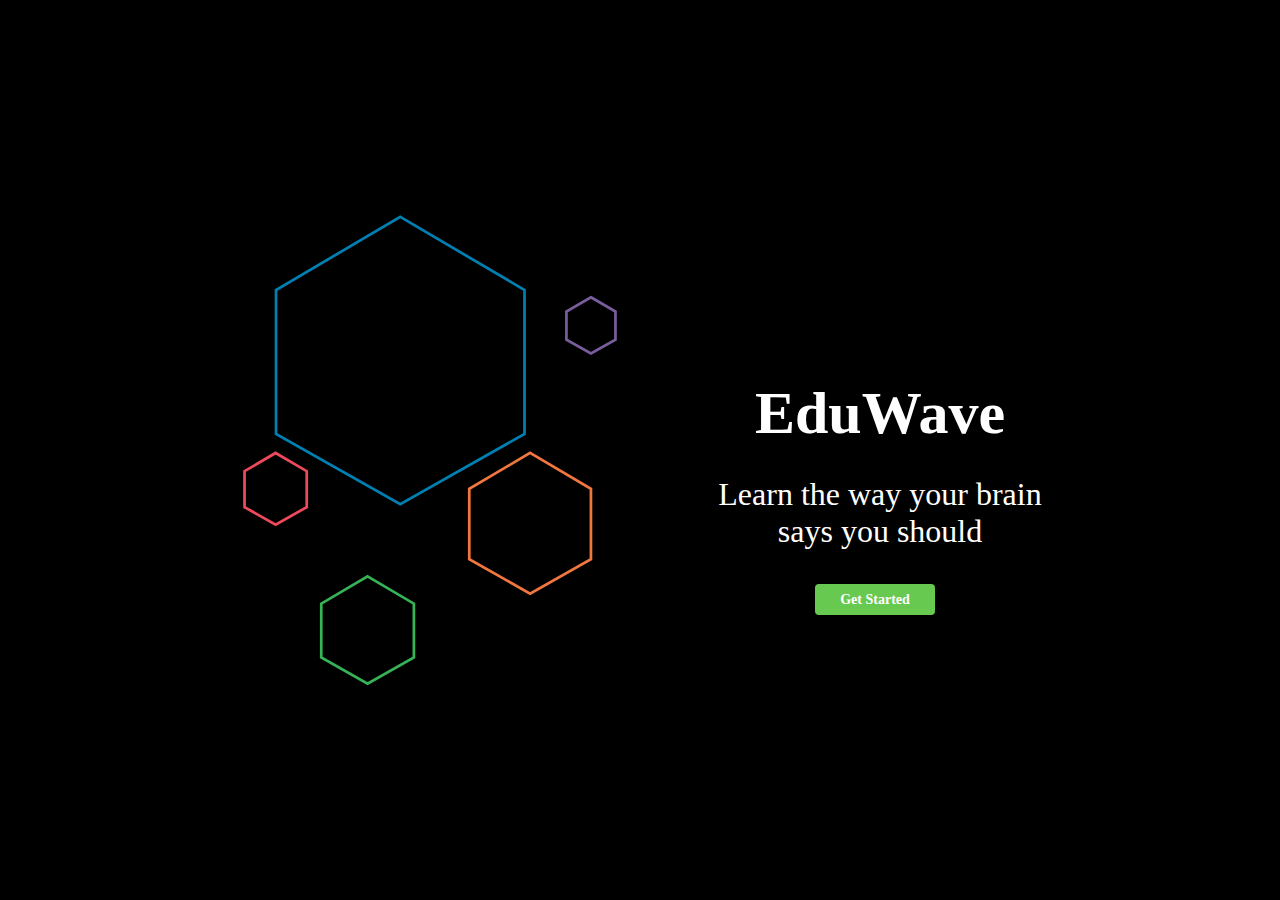
<file: frontend/index.html>
<!DOCTYPE html><html lang='en' class=''>
<head>
<script src='//static.codepen.io/assets/editor/live/console_runner-ce3034e6bde3912cc25f83cccb7caa2b0f976196f2f2d52303a462c826d54a73.js'></script><script src='//static.codepen.io/assets/editor/live/css_reload-2a5c7ad0fe826f66e054c6020c99c1e1c63210256b6ba07eb41d7a4cb0d0adab.js'></script><meta charset='UTF-8'><meta name="robots" content="noindex"><link rel="shortcut icon" type="image/x-icon" href="//static.codepen.io/assets/favicon/favicon-8ea04875e70c4b0bb41da869e81236e54394d63638a1ef12fa558a4a835f1164.ico" /><link rel="mask-icon" type="" href="//static.codepen.io/assets/favicon/logo-pin-f2d2b6d2c61838f7e76325261b7195c27224080bc099486ddd6dccb469b8e8e6.svg" color="#111" /><link rel="canonical" href="https://codepen.io/nishanthbhargav/pen/LkOmmw" />

<link rel="stylesheet" href="css/index.css">
</head>

<body>

<svg width="380px" height="500px" viewBox="0 0 837 1045" version="1.1" xmlns="http://www.w3.org/2000/svg" xmlns:xlink="http://www.w3.org/1999/xlink" xmlns:sketch="http://www.bohemiancoding.com/sketch/ns">
    <g id="Page-1" stroke="none" stroke-width="1" fill="none" fill-rule="evenodd" sketch:type="MSPage">
        <path d="M353,9 L626.664028,170 L626.664028,487 L353,642 L79.3359724,487 L79.3359724,170 L353,9 Z" id="Polygon-1" stroke="#007FB2" stroke-width="6" sketch:type="MSShapeGroup"></path>
        <path d="M78.5,529 L147,569.186414 L147,648.311216 L78.5,687 L10,648.311216 L10,569.186414 L78.5,529 Z" id="Polygon-2" stroke="#EF4A5B" stroke-width="6" sketch:type="MSShapeGroup"></path>
        <path d="M773,186 L827,217.538705 L827,279.636651 L773,310 L719,279.636651 L719,217.538705 L773,186 Z" id="Polygon-3" stroke="#795D9C" stroke-width="6" sketch:type="MSShapeGroup"></path>
        <path d="M639,529 L773,607.846761 L773,763.091627 L639,839 L505,763.091627 L505,607.846761 L639,529 Z" id="Polygon-4" stroke="#F2773F" stroke-width="6" sketch:type="MSShapeGroup"></path>
        <path d="M281,801 L383,861.025276 L383,979.21169 L281,1037 L179,979.21169 L179,861.025276 L281,801 Z" id="Polygon-5" stroke="#36B455" stroke-width="6" sketch:type="MSShapeGroup"></path>
    </g>
</svg>
<div class="message-box">
  <h1>EduWave</h1>
  <p><font size="6">Learn the way your brain says you should</font></p>
  <div class="buttons-con">
    <div class="action-link-wrap">
      <a href="introduction.html" class="link-button">Get Started</a>
    </div>
  </div>
</div>

</body>
</html>
</file>
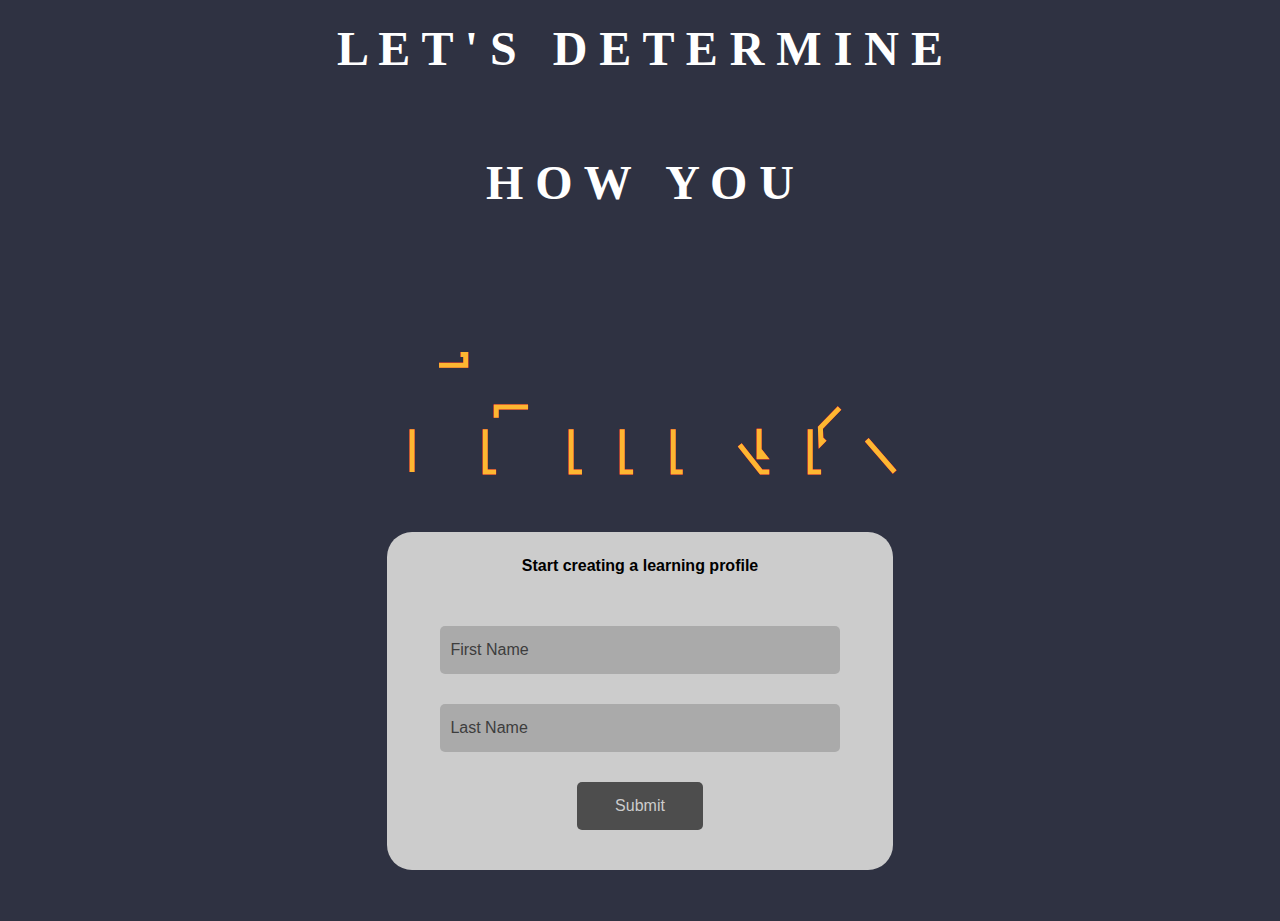
<file: frontend/introduction.html>
<!DOCTYPE html><html lang='en' class=''>
<head>
  <script src='//static.codepen.io/assets/editor/live/console_runner-ce3034e6bde3912cc25f83cccb7caa2b0f976196f2f2d52303a462c826d54a73.js'></script><script src='//static.codepen.io/assets/editor/live/css_reload-2a5c7ad0fe826f66e054c6020c99c1e1c63210256b6ba07eb41d7a4cb0d0adab.js'></script><meta charset='UTF-8'><meta name="robots" content="noindex"><link rel="shortcut icon" type="image/x-icon" href="//static.codepen.io/assets/favicon/favicon-8ea04875e70c4b0bb41da869e81236e54394d63638a1ef12fa558a4a835f1164.ico" /><link rel="mask-icon" type="" href="//static.codepen.io/assets/favicon/logo-pin-f2d2b6d2c61838f7e76325261b7195c27224080bc099486ddd6dccb469b8e8e6.svg" color="#111" /><link rel="canonical" href="https://codepen.io/ClaireLarsen/pen/XmVyVX" />
<link rel="stylesheet" href="css/introduction.css">
</head><body>
  <h1 style='text-align:center'><font style="font-family:Roboto;" color='white' size='20'>L E T ' S  &nbsp;    D E T E R M I N E</font></h1>
  <br></br>
  <h1 style='text-align:center'><font style="font-family:Roboto;" color='white' size='20'>H O W   &nbsp;   Y O U</font></h1>
<svg viewBox="0 0 960 300">
  <symbol id="s-text">
    <text text-anchor="middle" x="50%" y="80%">THINK</text>
  </symbol>
  <g class = "g-ants">
    <use xlink:href="#s-text" class="text-copy"></use>
    <use xlink:href="#s-text" class="text-copy"></use>
    <use xlink:href="#s-text" class="text-copy"></use>
    <use xlink:href="#s-text" class="text-copy"></use>
    <use xlink:href="#s-text" class="text-copy"></use>
  </g>
</svg>
    <form action="visual.html">
      <legend align='center'>Start creating a learning profile</legend>
      <br></br>
      <div class="form-group" align='center'>
        <label class="name label-signup" for="name">First Name</label>
        <input type="text" name="firstname" placeholder="First Name">
      </div>
    <div class="form-group" align='center'>
      <label class="username label-signup" for="username">Last Name</label>
      <input type="text" name="lastname" placeholder="Last Name">
    </div>
    <div align='center'>
      <input class="btn" type="submit" value="Submit" />
    </div>
  </form>
<script src='//static.codepen.io/assets/common/stopExecutionOnTimeout-41c52890748cd7143004e05d3c5f786c66b19939c4500ce446314d1748483e13.js'></script>
<script>
</script>
</body></html>
</file>
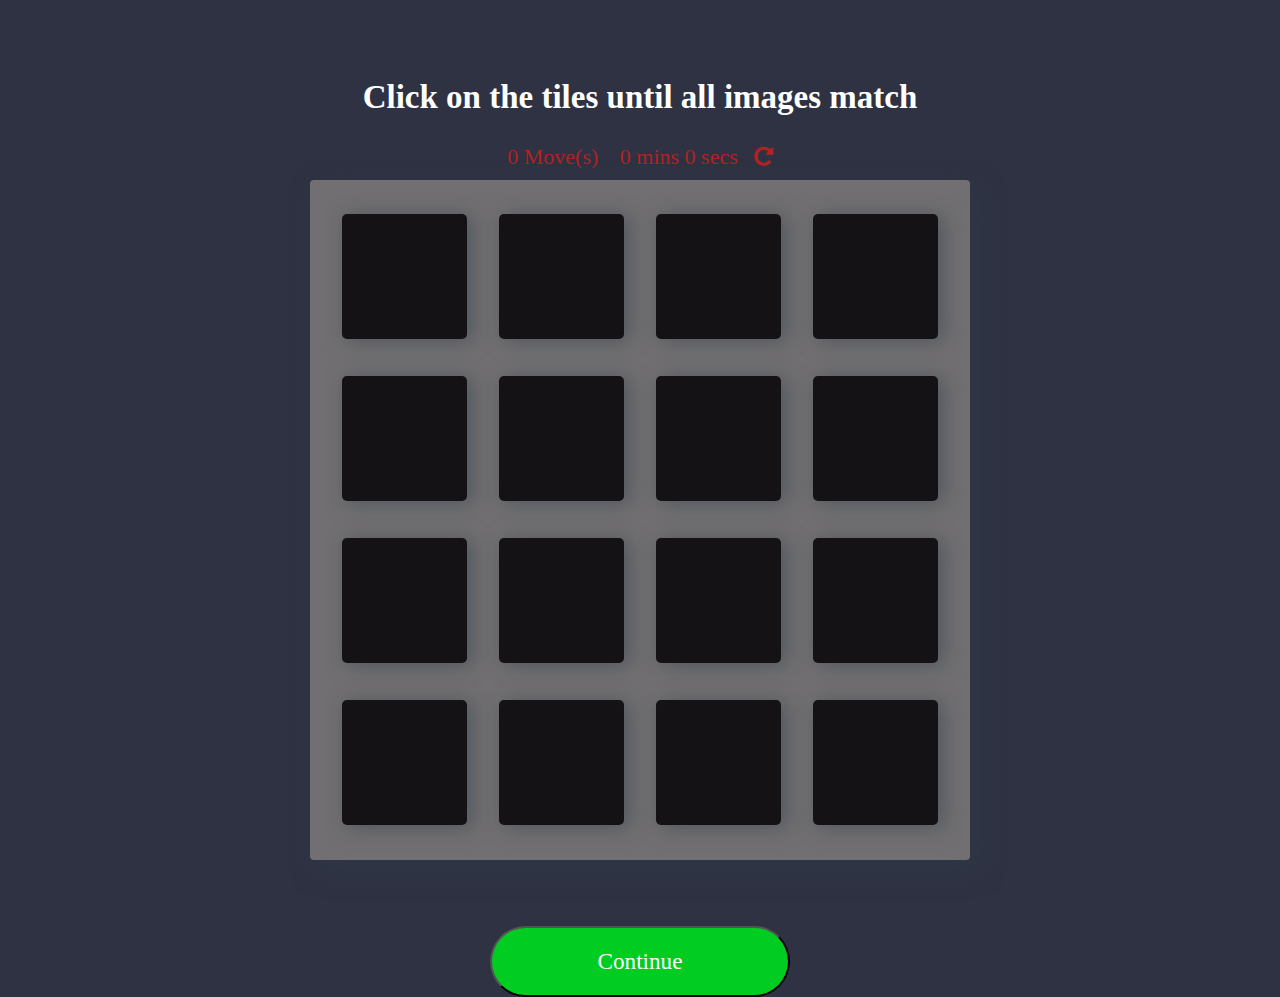
<file: frontend/kinesthetic.html>
<!doctype html>
<html lang="en">
<head>
    <meta charset="utf-8">
    <title>Memory Game</title>
    <meta name="description" content="">
    <meta name="viewport" content="width=device-width, initial-scale=1">
    <link rel="stylesheet prefetch" href="https://maxcdn.bootstrapcdn.com/font-awesome/4.6.1/css/font-awesome.min.css">
    <link rel="stylesheet prefetch" href="https://fonts.googleapis.com/css?family=Coda">
    <link rel="stylesheet prefetch" href="https://fonts.googleapis.com/css?family=Gloria+Hallelujah|Permanent+Marker">
    <link rel="stylesheet" href="css/kinesthetic.css">
    <script src='https://cdnjs.cloudflare.com/ajax/libs/jquery/3.3.1/jquery.js'></script>
    <script src="js/jquery.formautofill.js"></script>
</head>
<body>

<div class="container">
    <br></br>
    <header>
        <h2 style="color:white">Click on the tiles until all images match</h2>
    </header>
    <section class="score-panel">

        <span class="moves">0</span> Move(s)

        <div class="timer">
        </div>

        <div class="restart" onclick=startGame()>
            <i class="fa fa-repeat"></i>
        </div>
    </section>

    <ul class="deck" id="card-deck">
        <li class="card" type="diamond">
            <i class="fa fa-diamond"></i>
        </li>
        <li class="card" type="plane">
            <i class="fa fa-paper-plane-o"></i>
        </li>
        <li class="card match" type="anchor">
            <i class="fa fa-anchor"></i>
        </li>
        <li class="card" type="bolt">
            <i class="fa fa-bolt"></i>
        </li>
        <li class="card" type="cube">
            <i class="fa fa-cube"></i>
        </li>
        <li class="card match" type="anchor">
            <i class="fa fa-anchor"></i>
        </li>
        <li class="card" type="leaf">
            <i class="fa fa-leaf"></i>
        </li>
        <li class="card" type="bicycle">
            <i class="fa fa-bicycle"></i>
        </li>
        <li class="card" type="diamond">
            <i class="fa fa-diamond"></i>
        </li>
        <li class="card" type="bomb">
            <i class="fa fa-bomb"></i>
        </li>
        <li class="card" type="leaf">
            <i class="fa fa-leaf"></i>
        </li>
        <li class="card" type="bomb">
            <i class="fa fa-bomb"></i>
        </li>
        <li class="card open show" type="bolt">
            <i class="fa fa-bolt"></i>
        </li>
        <li class="card" type="bicycle">
            <i class="fa fa-bicycle"></i>
        </li>
        <li class="card" type="plane">
            <i class="fa fa-paper-plane-o"></i>
        </li>
        <li class="card" type="cube">
            <i class="fa fa-cube"></i>
        </li>
    </ul>

    <div id="popup1" class="overlay">
        <div class="popup">
            <h2>Congratulations 🎉</h2>
            <a class="close" href=#>×</a>
            <div class="content-1">
                Congratulations you're a winner 🎉🎉
            </div>
            <div class="content-2">
                <p>You made <span id=finalMove> </span> moves </p>
                <p>in <span id=totalTime> </span></p>
                <p>Rating: <span id=starRating></span></p>
            </div>
            <div>
                <button>Hover</button>

            </div>
        </div>
    </div>

</div>
<form id="f" action="profile.html">
    <input type="hidden" name="firstname" placeholder="First Name">
    <input type="hidden" name="lastname" placeholder="Last Name">
    <div align='center'>
        <input id="fbutton" class="button" type="submit" value="Continue"/>
    </div>
</form>

<script>
    var urlParams = new URLSearchParams(window.location.search);
    var first_name = urlParams.get('firstname');
    var last_name = urlParams.get('lastname');
    console.log('firstname: ' + first_name);
    console.log('lastname: ' + last_name);
    var data = {
        "firstname": first_name,
        "lastname": last_name
    };
    $("#f").autofill(data);

    var start = Date.now();
    var startDate = new Date(start);
    console.log('started: ' + start);
    $("#fbutton").click(function () {
        var endDate = new Date();
        endDate.setSeconds(startDate.getSeconds() + 30);
        end = endDate.getTime();
        console.log('end: ' + end);
        $.get('https://abhisheksp.lib.id/read-concentration@dev/', {start: start, end: end})
            .done(function (data) {
                var score = data;
                console.log("Kinesthetic Score: " + score);
                $.get('https://abhisheksp.lib.id/store-scores@dev/', {
                    first_name: first_name,
                    last_name: last_name,
                    score: score,
                    question_type: 'kinesthetic'
                }).done(function (data) {
                    console.log('store-score response ' + data);
                });
            });
    });

</script>

<script src="js/app.js"></script>
</body>
</html>
</file>
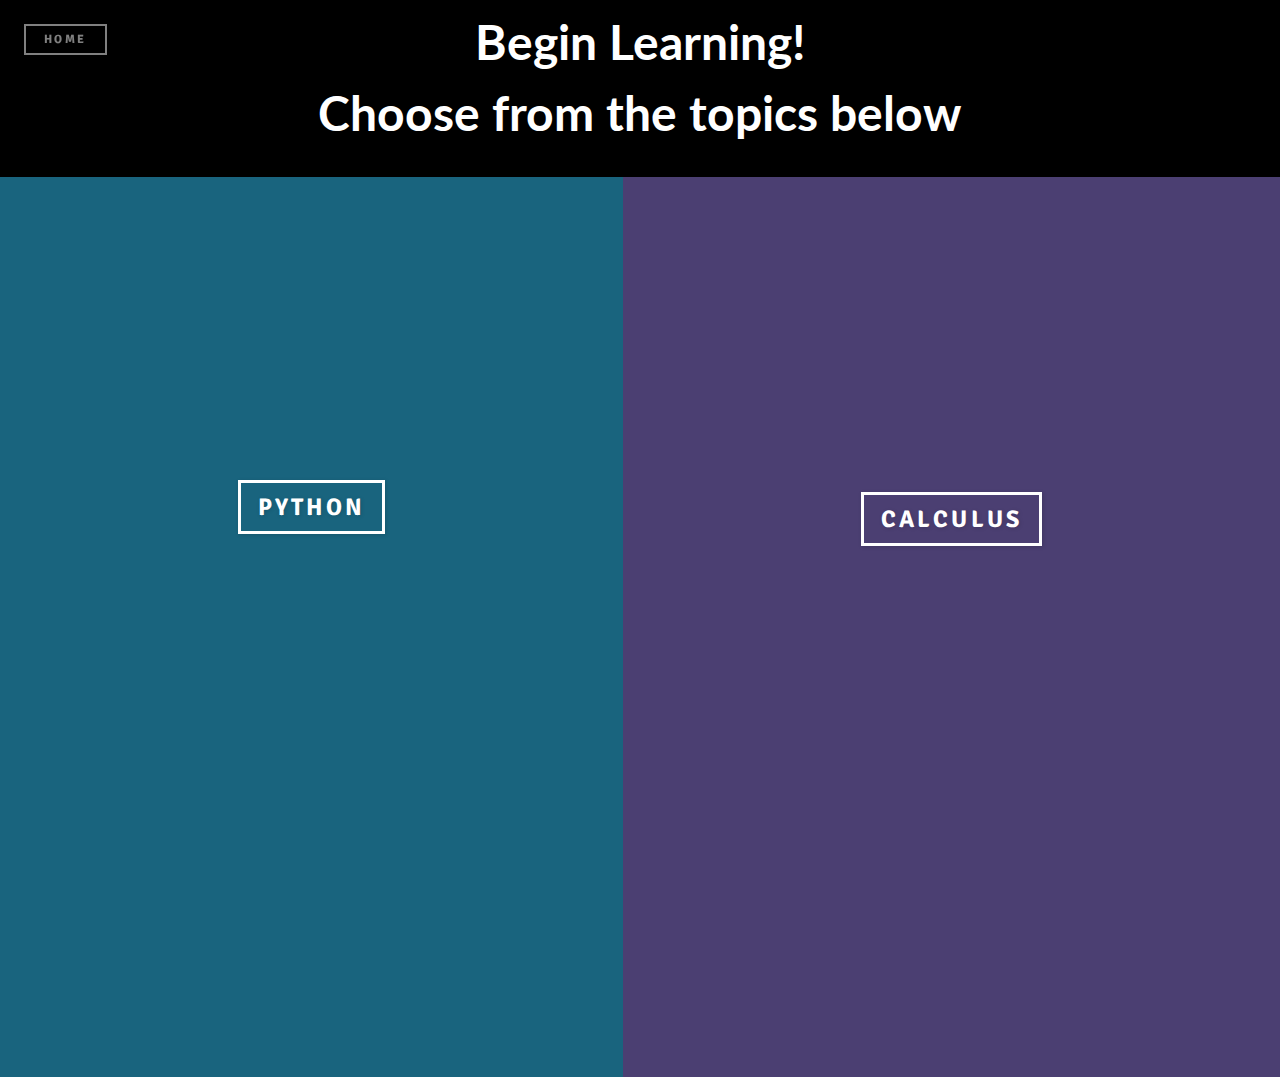
<file: frontend/picktopic.html>
<!DOCTYPE html>
<html lang='en' class=''>
<head>
    <script src='//static.codepen.io/assets/editor/live/console_runner-ce3034e6bde3912cc25f83cccb7caa2b0f976196f2f2d52303a462c826d54a73.js'></script>
    <script src='//static.codepen.io/assets/editor/live/css_reload-2a5c7ad0fe826f66e054c6020c99c1e1c63210256b6ba07eb41d7a4cb0d0adab.js'></script>
    <meta charset='UTF-8'>
    <meta name="robots" content="noindex">
    <link rel="shortcut icon" type="image/x-icon"
          href="//static.codepen.io/assets/favicon/favicon-8ea04875e70c4b0bb41da869e81236e54394d63638a1ef12fa558a4a835f1164.ico"/>
    <link rel="mask-icon" type=""
          href="//static.codepen.io/assets/favicon/logo-pin-f2d2b6d2c61838f7e76325261b7195c27224080bc099486ddd6dccb469b8e8e6.svg"
          color="#111"/>
    <link rel="canonical" href="https://codepen.io/TheManWhoLaughs/pen/Gxgagr"/>
    <link rel="stylesheet" href="css/picktopic.css">
    <script src='https://cdnjs.cloudflare.com/ajax/libs/jquery/3.3.1/jquery.js'></script>
</head>
<body>
<h1 align='center'><font size='100' color='white'>Begin Learning!</font></h1>
<h2 id='test123' align='center'><font size='70' color='white'>Choose from the topics below</font></h2>
<br></br>

<section class="stage split-list--horizontally">
    <ul class="split-list">
        <li class="left">
            <a href="python.html" id="apython" class="button"><font size='5'>Python</font></a>
            <br></br>
            <br></br>
            <br></br>
            <br></br>
            <br></br>
            <br></br>
            <br></br>
            <br></br>
            <br></br>
            <br></br>
        </li>
        <li class="center">
            <a href="calculus.html" id="acalculus" class="button"><font size='5'>Calculus</font></a>
            <br></br>
            <br></br>
            <br></br>
            <br></br>
            <br></br>


            <br></br>

            <br></br>
            <br></br>
            <br></br>
        </li>
        <br></br>
        <br></br>
        <br></br>
        <br></br>
        <br></br>

        <br></br>
        <br></br>
        <br></br>
        <br></br>
        <br></br>
        <br></br>
        <br></br>
        </li>
    </ul>
</section>
<script src='//static.codepen.io/assets/common/stopExecutionOnTimeout-41c52890748cd7143004e05d3c5f786c66b19939c4500ce446314d1748483e13.js'></script>

<script>
    var urlParams = new URLSearchParams(window.location.search);
    var learningtype = urlParams.get('learningtype');
    console.log('learning-type: '+ learningtype)
    html_extension = '.html'
    pdf_extension = '.pdf'
    extension = html_extension
    if (learningtype==='auditory') {
        $("#apython").attr("href", 'https://www.youtube.com/watch?v=eSWCgZBSx_U');
        $("#acalculus").attr("href", 'lessons/calculus/' + learningtype + extension);
    } else {
        $("#apython").attr("href", 'lessons/python/' + learningtype + extension);
        $("#acalculus").attr("href", 'lessons/calculus/' + learningtype + extension);    
    }
    
    console.log('called');

    let rotate = false;
    const button = document.createElement('button');
    const splitList = document.querySelector('.split-list');
    const stage = document.querySelector('.stage');

    button.innerHTML = "Home";
    button.classList.add("button");
    button.classList.add("switch");

    stage.insertBefore(button, splitList);

    button.addEventListener('click', function (e) {
        rotate = !rotate;
        splitList.classList.toggle("split-list--vertical");
        button.innerHTML = rotate ? "Horizontally" : "Vertically";
    });
    //# sourceURL=pen.js
</script>
</body>
</html>
</file>
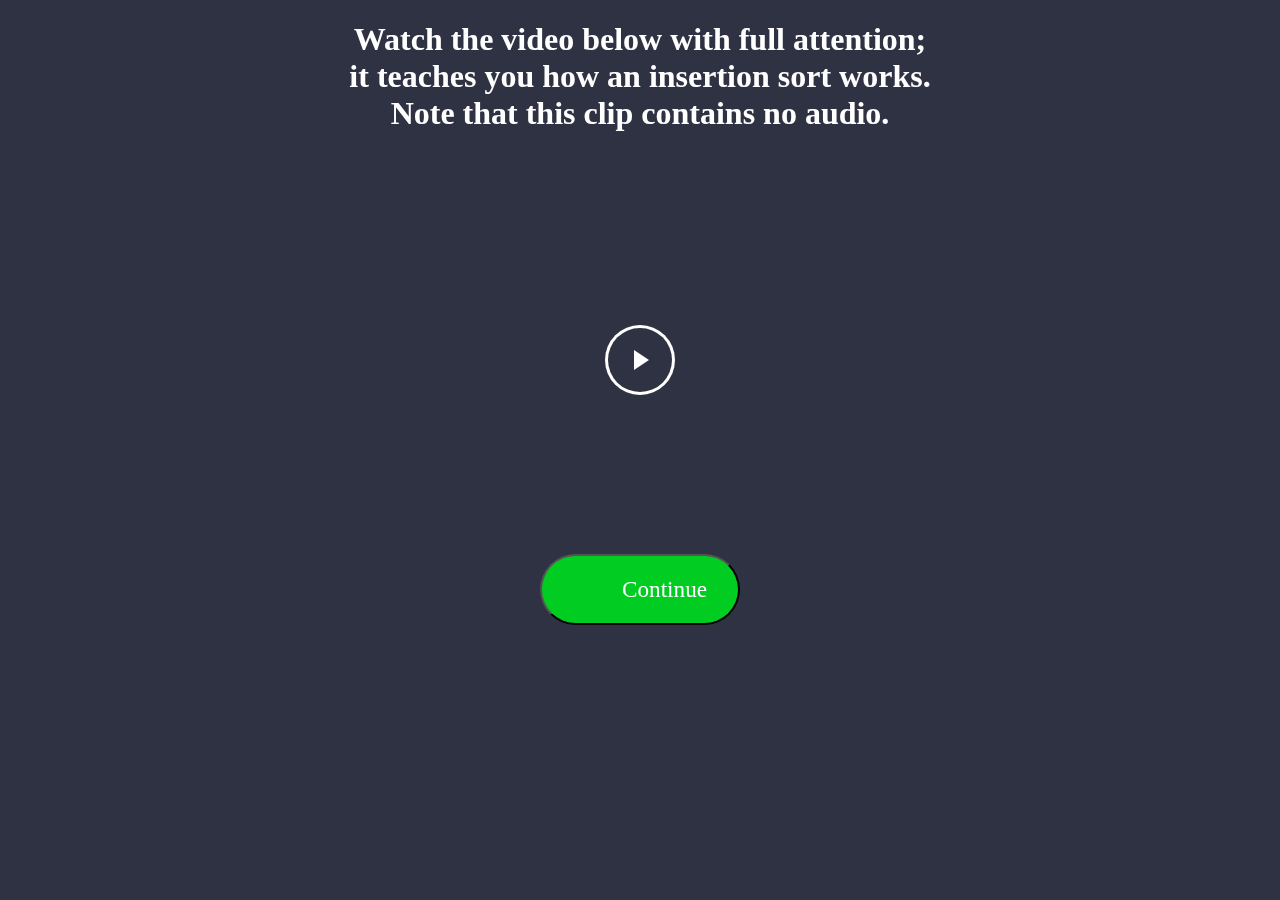
<file: frontend/visual.html>
<!DOCTYPE html>
<html lang='en' class=''>
<head>
    <script src='//static.codepen.io/assets/editor/live/console_runner-ce3034e6bde3912cc25f83cccb7caa2b0f976196f2f2d52303a462c826d54a73.js'></script>
    <script src='//static.codepen.io/assets/editor/live/css_reload-2a5c7ad0fe826f66e054c6020c99c1e1c63210256b6ba07eb41d7a4cb0d0adab.js'></script>
    <script src="https://code.jquery.com/jquery-3.3.1.js"
            integrity="sha256-2Kok7MbOyxpgUVvAk/HJ2jigOSYS2auK4Pfzbm7uH60=" crossorigin="anonymous"></script>
    <script src="js/jquery.formautofill.js"></script>
    <meta charset='UTF-8'>
    <meta name="robots" content="noindex">
    <link rel="shortcut icon" type="image/x-icon"
          href="//static.codepen.io/assets/favicon/favicon-8ea04875e70c4b0bb41da869e81236e54394d63638a1ef12fa558a4a835f1164.ico"/>
    <link rel="mask-icon" type=""
          href="//static.codepen.io/assets/favicon/logo-pin-f2d2b6d2c61838f7e76325261b7195c27224080bc099486ddd6dccb469b8e8e6.svg"
          color="#111"/>
    <link rel="canonical" href="https://codepen.io/koyaanisqatsi/pen/RoOzKX"/>
    <link rel="stylesheet" href="css/visual.css">


</head>
<body bgcolor="#2F3242">
<h1 align='center' style> Watch the video below with full attention; <br> it teaches you how an insertion sort works. <br> Note that this clip contains no audio.</h1>
<div id="videobox">
    <div class="play_container">
        <div class="play-button zoomin">
            <div class="play-button__triangle">
                <div id="video"></div>
            </div>
            <span class="close-button">&#x2715;</span>
        </div>
    </div>
</div>
<div class="vid_overlay"></div>

  <!--<div class = "continue">-->
      <!--<center><a href="auditory.html" class="button">Continue</a></center>-->
  <!--</div>-->


<form id="f" action="auditory.html">
    <input type="hidden" name="firstname" placeholder="First Name">
    <input type="hidden" name="lastname" placeholder="Last Name">
    <div align='center'>
        <input class="button" type="submit" value="Continue"/>
    </div>
</form>

<script>
    var urlParams = new URLSearchParams(window.location.search);
    var first_name = urlParams.get('firstname');
    var last_name = urlParams.get('lastname');
    console.log('firstname: ' + first_name);
    console.log('lastname: ' + last_name);
    var data = {
        "firstname": first_name,
        "lastname": last_name
    };
    $("#f").autofill(data);
    </script>


<script src='//static.codepen.io/assets/common/stopExecutionOnTimeout-41c52890748cd7143004e05d3c5f786c66b19939c4500ce446314d1748483e13.js'></script>
<script src='https://cdnjs.cloudflare.com/ajax/libs/jquery/3.1.0/jquery.min.js'></script>
<script>
    var start = 0;
    var end = 0;

    function setUpPlayButton() {
        $('.play-button').on('click', function () {
            $(this).toggleClass('zoomin');
            $('.play_container').toggleClass('-clicked');
            $('.vid_overlay').toggleClass('fired');

            if ($('.play_container').hasClass('-clicked')) {
                start = Date.now();
                console.log('start: ' + start);
                player.playVideo();
                window.setTimeout(function () {
                    $('#video').addClass('fired');
                }, 600);
            } else {
                end = Date.now();
                console.log('stopped: ' + end);
                console.log('Start: ', start);
                console.log('End: ', end);

                var urlParams = new URLSearchParams(window.location.search);
                var first_name = urlParams.get('firstname');
                var last_name = urlParams.get('lastname');
                console.log('firstname: ' + first_name);
                console.log('lastname: ' + last_name);

                $.get('https://abhisheksp.lib.id/read-concentration@dev/', {start: start, end: end})
                    .done(function (data) {
                        var score = data;
                        console.log("Visual Score: " + score);

                        $.get('https://abhisheksp.lib.id/store-scores@dev/', {
                            first_name: first_name,
                            last_name: last_name,
                            score: score,
                            question_type: 'visual'
                        });
                    });
                player.stopVideo();
                $('#video').removeClass('fired');
            }

        });
    }


    // 2. This code loads the IFrame Player API code asynchronously.
    var tag = document.createElement('script');

    tag.src = "https://www.youtube.com/iframe_api";
    var firstScriptTag = document.getElementsByTagName('script')[0];
    firstScriptTag.parentNode.insertBefore(tag, firstScriptTag);

    // 3. This function creates an <iframe> (and YouTube player)
    //    after the API code downloads.
    var player;

    function onYouTubeIframeAPIReady() {
        player = new YT.Player('video', {
            height: '480',
            width: '853',
            videoId: '42427VQ_NHE',
            events: {
                'onReady': onPlayerReady,
                'onStateChange': onPlayerStateChange
            }
        });


    }

    // 4. The API will call this function when the video player is ready.
    function onPlayerReady(event) {
        setUpPlayButton();
    }

    // 5. The API calls this function when the player's state changes.
    //    The function indicates that when playing a video (state=1),
    //    the player should play for six seconds and then stop.
    var done = false;

    function onPlayerStateChange(event) {
        // if (event.data == YT.PlayerState.PLAYING && !done) {
        //   setTimeout(stopVideo, 6000);
        //   done = true;
        // }
    }

    function stopVideo() {
        player.stopVideo();
    }

    //# sourceURL=pen.js
</script>
</body>
</html>
</file>
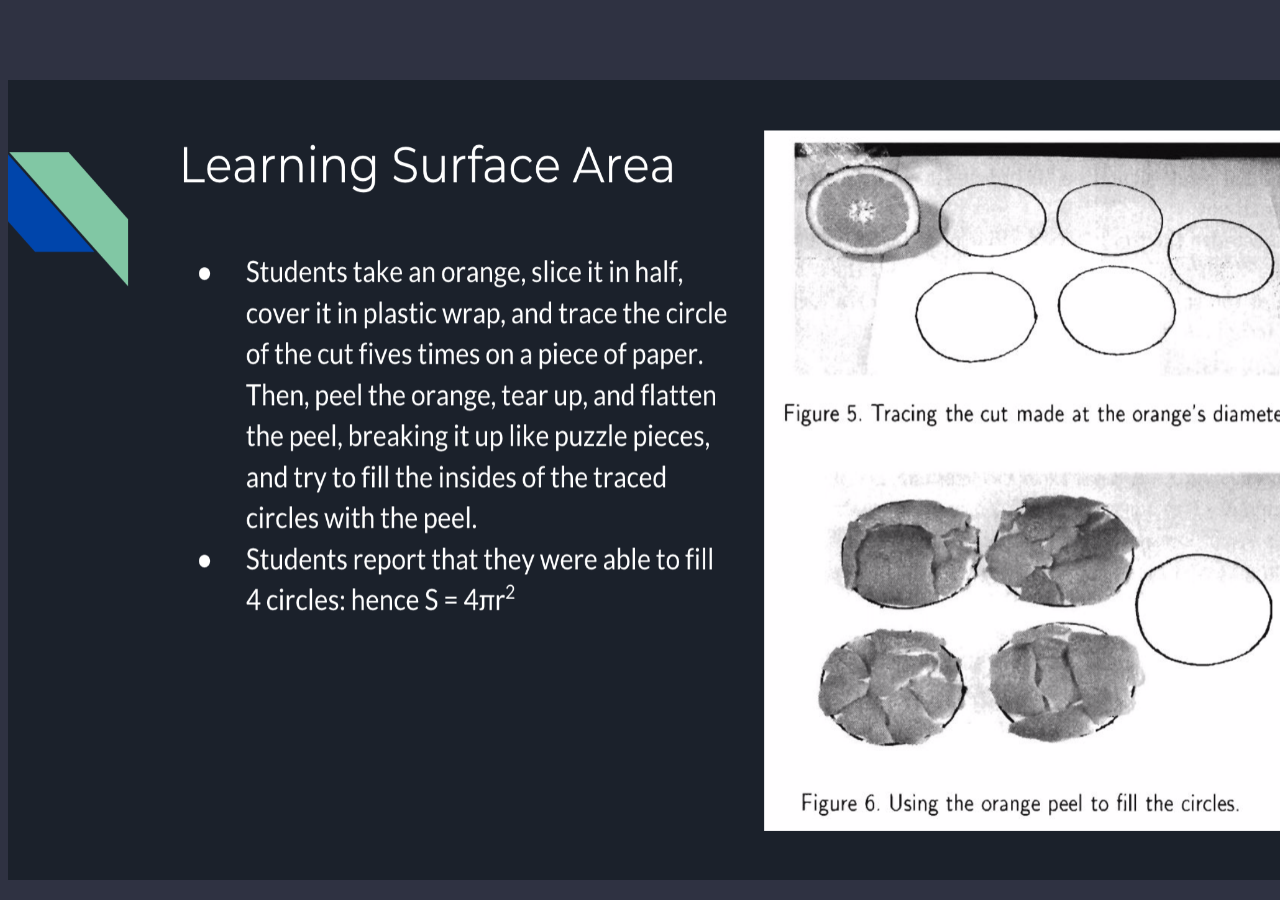
<file: frontend/lessons/calculus/haptic.html>
<!DOCTYPE html>
<html lang='en' class=''>
<head>
	<title>Learn Calculus Visually</title>
</head>
<body bgcolor='#2F3242'>
	<div align='center' style="color:white">
		<br></br>
		<br></br>
		<img src='../../img/calculus-haptic.png' style="width:1300px;height:800px;">
	</div>
</body>
</html>
</file>
<file: frontend/css/index.css>
body {
    font-size: 100%;
    font-family: monospace, sans-serif;
    width: 100%;
}

/* Beginning of Navbar CSS */
body {
    background-color: black;
}

svg {
    position: absolute;
    top: 50%;
    left: 50%;
    margin-top: -250px;
    margin-left: -400px;
}

.message-box {
    background-image: url('https://thumbs.gfycat.com/UglyShortArrowcrab-small.gif');
    background-size: cover;
    height: 150px;
    width: 380px;
    position: absolute;
    top: 50%;
    left: 50%;
    margin-top: -100px;
    margin-left: 50px;
    color: #FFF;
    font-family: Roboto;
    font-weight: 300;
    text-align: center;
}

.message-box h1 {
    font-size: 60px;
    line-height: 46px;
    margin-bottom: 40px;
}

.buttons-con .action-link-wrap {
    margin-top: 40px;
}

.buttons-con .action-link-wrap a {
    background: #68c950;
    padding: 8px 25px;
    border-radius: 4px;
    color: #FFF;
    font-weight: bold;
    font-size: 14px;
    transition: all 0.3s linear;
    cursor: pointer;
    text-decoration: none;
    margin-right: 10px
}

.buttons-con .action-link-wrap a:hover {
    background: #5A5C6C;
    color: #fff;
}

#Polygon-1, #Polygon-2, #Polygon-3, #Polygon-4, #Polygon-4, #Polygon-5 {
    animation: float 1s infinite ease-in-out alternate;
}

#Polygon-2 {
    animation-delay: .2s;
}

#Polygon-3 {
    animation-delay: .4s;
}

#Polygon-4 {
    animation-delay: .6s;
}

#Polygon-5 {
    animation-delay: .8s;
}

@keyframes float {
    100% {
        transform: translateY(20px);
    }
}

@media (max-width: 450px) {
    svg {
        position: absolute;
        top: 50%;
        left: 50%;
        margin-top: -250px;
        margin-left: -190px;
    }

    .message-box {
        top: 50%;
        left: 50%;
        margin-top: -100px;
        margin-left: -190px;
        text-align: center;
    }
}

.navbar {
    position: fixed;
    display: inline-block;
    top: 0;
    left: 0;
    right: 0;
    z-index: 9999;
    height: 60px;
    width: 100%;
    background: #bbb;
    padding: 10px 20px;
    float: none;
}

ul {
    list-style-type: none;
    padding: 0;
}

li {
    float: right;
    margin: 0px 10px;
}

/* End of Navbar CSS */

/* Welcome Page */

#welcome-page {
    background-image: url(http://www.bartsalle.nl/wp-content/uploads/2013/12/background-css-750x450.jpg);
    background-attachment: fixed;
    background-position: center;
    background-size: cover;
    height: 700px;
}

#welcome-text {
    text-align: center;
    font-size: 60;
}

.block {
    background: rgba(128, 128, 128, 128);
    border: #FFF 20px double;
    border-radius: 10px;
    color: #FFG;
    display: inline-block;
    font-size: 60px;
    font-weight: 800;
    padding: 0 10px 7px;
    margin: 250px;
    text-align: center;
}

/* End of Welcome Page */

#aboutme {
    background-size: cover;
    background: #d3d9d9;
    background-image: url(https://i.stack.imgur.com/jGlzr.png);
    background-attachment: fixed;
    background-position: center;
    height: 700px;
}

#portfolio {
    background-size: cover;
    background-image: url(https://images6.alphacoders.com/389/389875.jpg);
    background-attachment: fixed;
    background-position: center;
    height: 700px;
}

#footer {
    text-align: center;
    background-size: cover;
    background-image: url(http://carmel.coop/wp-content/uploads/2014/04/Blurred-Background_4.jpg);
    background-attachment: fixed;
    background-position: center;
    height: 250px;
    padding: 20px;
}

.fs {
    font-size: 3em;
}

.img {
    margin: 60px 20px;
    border-radius: 50%;
    height: 550px;
    display: inline-block;
    transform: scale(-1, 1);
    -webkit-transform: scale(-1, 1);
    -moz-transform: scale(-1, 1);
    -o-transform: scale(-1, 1);
}

.title {
    display: inline-block;
    background-color: grey;
    border: #AAA 5px double;
    border-radius: 10px;
    color: blue;
    padding-left: 40px;
    padding-right: 40px;
    text-shadow: 2px 2px 5px #000;
    font-size: 30px;
}

.icon-btn {
    margin: 0 20px;
}
</file>
<file: frontend/css/introduction.css>
@import url(https://fonts.googleapis.com/css?family=Montserrat);

html, body {
    height: 100%;
    font-weight: 800;
}

body {
    background-color: #2F3242;
    font-family: Arial;
}

svg {
    display: block;
    font: 10.5em 'Montserrat';
    width: 960px;
    height: 300px;
    margin: 0 auto;
}

.text-copy {
    fill: none;
    stroke: white;
    stroke-dasharray: 6% 29%;
    stroke-width: 5px;
    stroke-dashoffset: 0%;
    animation: stroke-offset 5.5s infinite linear;
}

.text-copy:nth-child(1) {
    stroke: #4D163D;
    animation-delay: -1;
}

.text-copy:nth-child(2) {
    stroke: #840037;
    animation-delay: -2s;
}

.text-copy:nth-child(3) {
    stroke: #BD0034;
    animation-delay: -3s;
}

.text-copy:nth-child(4) {
    stroke: #BD0034;
    animation-delay: -4s;
}

.text-copy:nth-child(5) {
    stroke: #FDB731;
    animation-delay: -5s;
}

@keyframes stroke-offset {
    100% {
        stroke-dashoffset: -35%;
    }
}

.pulse-button {
    position: relative;
    top: 50%;
    left: 50%;
    margin-left: -50px;
    margin-top: -50px;
    display: block;
    width: 100px;
    height: 100px;
    font-size: 1.3em;
    font-weight: light;
    font-family: 'Trebuchet MS', sans-serif;
    text-transform: uppercase;
    text-align: center;
    line-height: 100px;
    letter-spacing: -1px;
    color: white;
    border: none;
    border-radius: 50%;
    background: #5a99d4;
    cursor: pointer;
    box-shadow: 0 0 0 0 rgba(90, 153, 212, 0.5);
    -webkit-animation: pulse 1.5s infinite;
}

.pulse-button:hover {
    -webkit-animation: none;
}

@-webkit-keyframes pulse {
    0% {
        -moz-transform: scale(0.9);
        -ms-transform: scale(0.9);
        -webkit-transform: scale(0.9);
        transform: scale(0.9);
    }
    70% {
        -moz-transform: scale(1);
        -ms-transform: scale(1);
        -webkit-transform: scale(1);
        transform: scale(1);
        box-shadow: 0 0 0 50px rgba(90, 153, 212, 0);
    }
    100% {
        -moz-transform: scale(0.9);
        -ms-transform: scale(0.9);
        -webkit-transform: scale(0.9);
        transform: scale(0.9);
        box-shadow: 0 0 0 0 rgba(90, 153, 212, 0);
    }
}

h1 {
  color: red;
}

.form-container {
  bottom: 0;
  height: 65%;
  left: 0;
  margin: auto;
  position: center;
  right: 0;
  text-align: center;
  top: 0;
  width: 100%;
}

form {
  background-color: #ccc;
  border-radius: 25px;
  margin: 0 auto;
  padding: 25px 0;
  width: 40%;
}

input {
  background-color: #aaa;
  border: 0;
  border-radius: 5px;
  color: #3d3d3d;
  font-size: 12pt;
  margin: 15px 0;
  padding: 15px 10px;
  position: center;
  width: 75%;
}

.btn{
  background-color: #4d4d4d;
  color: #ccc;
  display: inline-block;
  margin: 15px;
  width: 25%;
}

.form-group {
  position: relative;
}

.label-signup {
  color: #3d3d3d;
  font-size: 12pt;
  margin-left: 2%;
  opacity: 0;
  position: absolute;
  top: 35%;
  z-index: 2;
}

::-webkit-input-placeholder {
  color: #3d3d3d;
}

:-moz-placeholder {
  color: #3d3d3d;
}

::-moz-placeholder {
  color: #3d3d3d;
}

:-ms-input-placeholder {
  color: #3d3d3d;
}
</file>
<file: frontend/css/kinesthetic.css>
html {
	box-sizing: border-box;
}

*,
*::before,
*::after {
	box-sizing: inherit;
}

html,
body {
	width: 100%;
	height: 100%;
	margin: 0;
	padding: 0;
}

body {
	background: #2F3242;
	font-family: 'Montserrat';
	font-size: 16px;
    color: #B22222;
}
.container {
	display: flex;
	justify-content: center;
	align-items: center;
	flex-direction: column;
}

h1 {
	font-family: 'Montserrat';
}

h2 {
    color : #FFFF;
    font-family: 'Montserrat'
}
/*
 * Styles for the deck of cards
 */


.deck {
	width: 85%;
	background: #716F71;
	padding: 1rem;
	border-radius: 4px;
	box-shadow: 8px 9px 26px 0 rgba(46, 61, 73, 0.5);
	display: flex;
	flex-wrap: wrap;
	justify-content: space-around;
	align-items: center;
	margin: 0 0 3em;
}

.deck .card {
	height: 3.7rem;
	width: 3.7rem;
	margin: 0.2rem 0.2rem;
	background: #141214;;
	font-size: 0;
	color: #ffffff;
	border-radius: 5px;
	cursor: pointer;
	display: flex;
	justify-content: center;
	align-items: center;
	box-shadow: 5px 2px 20px 0 rgba(46, 61, 73, 0.5);
}

.deck .card.open {
	transform: rotateY(0);
	background: #02b3e4;
	cursor: default;
	animation-name: flipInY;
	-webkit-backface-visibility: visible !important;
	backface-visibility: visible !important;
	animation-duration: .75s;
}

.deck .card.show {
	font-size: 33px;
}

.deck .card.match {
	cursor: default;
	background: #E5F720;
	font-size: 33px;
	animation-name: rubberBand;
	-webkit-backface-visibility: visible !important;
	backface-visibility: visible !important;
	animation-duration: .75s;
}

.deck .card.unmatched {
	animation-name: pulse;
	-webkit-backface-visibility: visible !important;
	backface-visibility: visible !important;
	animation-duration: .75s;
	background: #e2043b;
}

.deck .card.disabled {
	pointer-events: none;
	opacity: 0.9;
}


/*
 * Styles for the Score Panel
 */


.score-panel {
	text-align: left;
	margin-bottom: 10px;
}

.score-panel .stars {
	margin: 0;
	padding: 0;
	display: inline-block;
	margin: 0 5px 0 0;
}

.score-panel .stars li {
	list-style: none;
	display: inline-block;
}

.score-panel .restart {
	float: right;
	cursor: pointer;
}

.fa-star {
	color: #FFD700;
}

.timer {
	display: inline-block;
	margin: 0 1rem;
}


/*
 * Styles for congratulations modal
 */


.overlay {
	position: fixed;
	top: 0;
	bottom: 0;
	left: 0;
	right: 0;
	background: rgba(0, 0, 0, 0.7);
	transition: opacity 500ms;
	visibility: hidden;
	opacity: 0;
}

.overlay:target {
	visibility: visible;
	opacity: 1;
}
  
.popup {
	margin: 70px auto;
	padding: 20px;
	background: #ffffff;
	border-radius: 5px;
	width: 85%;
	position: relative;
	transition: all 5s ease-in-out;
	font-family: 'Gloria Hallelujah', cursive;
}
  
.popup h2 {
	margin-top: 0;
	color: #333;
	font-family: Tahoma, Arial, sans-serif;
}

.popup .close {
	position: absolute;
	top: 20px;
	right: 30px;
	transition: all 200ms;
	font-size: 30px;
	font-weight: bold;
	text-decoration: none;
	color: #333;
}

.popup .close:hover {
	color: #E5F720;
}

.popup .content-1,
.content-2 {
	max-height: 30%;
	overflow: auto;
	text-align: center;
}

.show {
	visibility: visible !important;
	opacity: 100 !important;
}

#starRating li {
	display: inline-block;
}

#play-again {
	background-color: #141214;
	padding: 0.7rem 1rem;
	font-size: 1.1rem;
	display: block;
	margin: 0 auto;
	width: 50%;
	font-family: 'Gloria Hallelujah', cursive;
	color: #ffffff;
	border-radius: 5px;
}

/* animations */
@keyframes flipInY {
	from {
		transform: perspective(400px) rotate3d(0, 1, 0, 90deg);
		animation-timing-function: ease-in;
		opacity: 0;
	}

	40% {
		transform: perspective(400px) rotate3d(0, 1, 0, -20deg);
		animation-timing-function: ease-in;
	}

	60% {
		transform: perspective(400px) rotate3d(0, 1, 0, 10deg);
		opacity: 1;
	}

	80% {
		transform: perspective(400px) rotate3d(0, 1, 0, -5deg);
	}

	to {
		transform: perspective(400px);
	}
}

@keyframes rubberBand {
	from {
		transform: scale3d(1, 1, 1);
	}

	30% {
		transform: scale3d(1.25, 0.75, 1);
	}

	40% {
		transform: scale3d(0.75, 1.25, 1);
	}

	50% {
		transform: scale3d(1.15, 0.85, 1);
	}

	65% {
		transform: scale3d(.95, 1.05, 1);
	}

	75% {
		transform: scale3d(1.05, .95, 1);
	}

	to {
		transform: scale3d(1, 1, 1);
	}
}

@keyframes pulse {
	from {
		transform: scale3d(1, 1, 1);
	}

	50% {
		transform: scale3d(1.2, 1.2, 1.2);
	}

	to {
		transform: scale3d(1, 1, 1);
	}
}


/****** Media queries
***************************/


@media (max-width: 320px) {
	.deck {
		width: 85%;
	}

	.deck .card {
		height: 4.7rem;
		width: 4.7rem;
	}
}


/* For Tablets and larger screens
****************/

@media (min-width: 768px) {
	.container {
		font-size: 22px;
	}

	.deck {
		width: 660px;
		height: 680px;
	}

	.deck .card {
		height: 125px;
		width: 125px;
	}

	.popup {
		width: 60%;
	}
}

p {
  max-width: 560px;
  padding-bottom: 30px;
  border-bottom: 1px solid #eee;
  font-size: 18px;
  line-height: 2;
  color: #222;
}

.button {
  background: #0c2;
  border-radius: 100px;
  padding: 20px 80px;
  color: #fff;
  text-decoration: none;
  font-size: 1.45em;
  margin: 0 15px;
  display:flex;
  align-items:center;
  justify-content:center;
  width: 300px;
  font-family: 'Montserrat';
}

/* Hover state animation applied here */
.button:hover { 
  -webkit-animation: hover 1200ms linear 2 alternate;
  animation: hover 1200ms linear 2 alternate;
}

/* Active state animation applied here */
.button:active {
  -webkit-animation: active 1200ms ease 1 alternate;
  animation: active 1200ms ease 1 alternate; 
  background: #5F9BE0;
}
.gray { background: #D2D2D2; }
.gray:active { background: #b9b9b9; }

/* Active state animation keyframes below */

@-webkit-keyframes active { 
  0% {transform: scale(1,1);}
  90% {transform: scale(.9,.88);}
  100% {transform: scale(.92,.9);}
}

keyframes active { 
  0% {transform: scale(1,1);}
  90% {transform: scale(.9,.88);}
  100% {transform: scale(.92,.9);}
}

/* Hover state animation keyframes below */

@-webkit-keyframes hover { 
  0% { -webkit-transform: matrix3d(1, 0, 0, 0, 0, 1, 0, 0, 0, 0, 1, 0, 0, 0, 0, 1); transform: matrix3d(1, 0, 0, 0, 0, 1, 0, 0, 0, 0, 1, 0, 0, 0, 0, 1); }
  1.8% { -webkit-transform: matrix3d(1.016, 0, 0, 0, 0, 1.037, 0, 0, 0, 0, 1, 0, 0, 0, 0, 1); transform: matrix3d(1.016, 0, 0, 0, 0, 1.037, 0, 0, 0, 0, 1, 0, 0, 0, 0, 1); }
  3.5% { -webkit-transform: matrix3d(1.033, 0, 0, 0, 0, 1.094, 0, 0, 0, 0, 1, 0, 0, 0, 0, 1); transform: matrix3d(1.033, 0, 0, 0, 0, 1.094, 0, 0, 0, 0, 1, 0, 0, 0, 0, 1); }
  4.7% { -webkit-transform: matrix3d(1.045, 0, 0, 0, 0, 1.129, 0, 0, 0, 0, 1, 0, 0, 0, 0, 1); transform: matrix3d(1.045, 0, 0, 0, 0, 1.129, 0, 0, 0, 0, 1, 0, 0, 0, 0, 1); }
  5.31% { -webkit-transform: matrix3d(1.051, 0, 0, 0, 0, 1.142, 0, 0, 0, 0, 1, 0, 0, 0, 0, 1); transform: matrix3d(1.051, 0, 0, 0, 0, 1.142, 0, 0, 0, 0, 1, 0, 0, 0, 0, 1); }
  7.01% { -webkit-transform: matrix3d(1.068, 0, 0, 0, 0, 1.158, 0, 0, 0, 0, 1, 0, 0, 0, 0, 1); transform: matrix3d(1.068, 0, 0, 0, 0, 1.158, 0, 0, 0, 0, 1, 0, 0, 0, 0, 1); }
  8.91% { -webkit-transform: matrix3d(1.084, 0, 0, 0, 0, 1.141, 0, 0, 0, 0, 1, 0, 0, 0, 0, 1); transform: matrix3d(1.084, 0, 0, 0, 0, 1.141, 0, 0, 0, 0, 1, 0, 0, 0, 0, 1); }
  9.41% { -webkit-transform: matrix3d(1.088, 0, 0, 0, 0, 1.132, 0, 0, 0, 0, 1, 0, 0, 0, 0, 1); transform: matrix3d(1.088, 0, 0, 0, 0, 1.132, 0, 0, 0, 0, 1, 0, 0, 0, 0, 1); }
  10.71% { -webkit-transform: matrix3d(1.097, 0, 0, 0, 0, 1.107, 0, 0, 0, 0, 1, 0, 0, 0, 0, 1); transform: matrix3d(1.097, 0, 0, 0, 0, 1.107, 0, 0, 0, 0, 1, 0, 0, 0, 0, 1); }
  12.61% { -webkit-transform: matrix3d(1.108, 0, 0, 0, 0, 1.077, 0, 0, 0, 0, 1, 0, 0, 0, 0, 1); transform: matrix3d(1.108, 0, 0, 0, 0, 1.077, 0, 0, 0, 0, 1, 0, 0, 0, 0, 1); }
  14.11% { -webkit-transform: matrix3d(1.114, 0, 0, 0, 0, 1.067, 0, 0, 0, 0, 1, 0, 0, 0, 0, 1); transform: matrix3d(1.114, 0, 0, 0, 0, 1.067, 0, 0, 0, 0, 1, 0, 0, 0, 0, 1); }
  14.41% { -webkit-transform: matrix3d(1.115, 0, 0, 0, 0, 1.067, 0, 0, 0, 0, 1, 0, 0, 0, 0, 1); transform: matrix3d(1.115, 0, 0, 0, 0, 1.067, 0, 0, 0, 0, 1, 0, 0, 0, 0, 1); }
  16.32% { -webkit-transform: matrix3d(1.119, 0, 0, 0, 0, 1.077, 0, 0, 0, 0, 1, 0, 0, 0, 0, 1); transform: matrix3d(1.119, 0, 0, 0, 0, 1.077, 0, 0, 0, 0, 1, 0, 0, 0, 0, 1); }
  18.12% { -webkit-transform: matrix3d(1.121, 0, 0, 0, 0, 1.096, 0, 0, 0, 0, 1, 0, 0, 0, 0, 1); transform: matrix3d(1.121, 0, 0, 0, 0, 1.096, 0, 0, 0, 0, 1, 0, 0, 0, 0, 1); }
  18.72% { -webkit-transform: matrix3d(1.121, 0, 0, 0, 0, 1.102, 0, 0, 0, 0, 1, 0, 0, 0, 0, 1); transform: matrix3d(1.121, 0, 0, 0, 0, 1.102, 0, 0, 0, 0, 1, 0, 0, 0, 0, 1); }
  20.02% { -webkit-transform: matrix3d(1.121, 0, 0, 0, 0, 1.113, 0, 0, 0, 0, 1, 0, 0, 0, 0, 1); transform: matrix3d(1.121, 0, 0, 0, 0, 1.113, 0, 0, 0, 0, 1, 0, 0, 0, 0, 1); }
  21.82% { -webkit-transform: matrix3d(1.119, 0, 0, 0, 0, 1.119, 0, 0, 0, 0, 1, 0, 0, 0, 0, 1); transform: matrix3d(1.119, 0, 0, 0, 0, 1.119, 0, 0, 0, 0, 1, 0, 0, 0, 0, 1); }
  24.32% { -webkit-transform: matrix3d(1.115, 0, 0, 0, 0, 1.11, 0, 0, 0, 0, 1, 0, 0, 0, 0, 1); transform: matrix3d(1.115, 0, 0, 0, 0, 1.11, 0, 0, 0, 0, 1, 0, 0, 0, 0, 1); }
  25.53% { -webkit-transform: matrix3d(1.113, 0, 0, 0, 0, 1.102, 0, 0, 0, 0, 1, 0, 0, 0, 0, 1); transform: matrix3d(1.113, 0, 0, 0, 0, 1.102, 0, 0, 0, 0, 1, 0, 0, 0, 0, 1); }
  29.23% { -webkit-transform: matrix3d(1.106, 0, 0, 0, 0, 1.089, 0, 0, 0, 0, 1, 0, 0, 0, 0, 1); transform: matrix3d(1.106, 0, 0, 0, 0, 1.089, 0, 0, 0, 0, 1, 0, 0, 0, 0, 1); }
  29.93% { -webkit-transform: matrix3d(1.105, 0, 0, 0, 0, 1.09, 0, 0, 0, 0, 1, 0, 0, 0, 0, 1); transform: matrix3d(1.105, 0, 0, 0, 0, 1.09, 0, 0, 0, 0, 1, 0, 0, 0, 0, 1); }
  35.54% { -webkit-transform: matrix3d(1.098, 0, 0, 0, 0, 1.105, 0, 0, 0, 0, 1, 0, 0, 0, 0, 1); transform: matrix3d(1.098, 0, 0, 0, 0, 1.105, 0, 0, 0, 0, 1, 0, 0, 0, 0, 1); }
  36.64% { -webkit-transform: matrix3d(1.097, 0, 0, 0, 0, 1.106, 0, 0, 0, 0, 1, 0, 0, 0, 0, 1); transform: matrix3d(1.097, 0, 0, 0, 0, 1.106, 0, 0, 0, 0, 1, 0, 0, 0, 0, 1); }
  41.04% { -webkit-transform: matrix3d(1.096, 0, 0, 0, 0, 1.099, 0, 0, 0, 0, 1, 0, 0, 0, 0, 1); transform: matrix3d(1.096, 0, 0, 0, 0, 1.099, 0, 0, 0, 0, 1, 0, 0, 0, 0, 1); }
  44.04% { -webkit-transform: matrix3d(1.096, 0, 0, 0, 0, 1.097, 0, 0, 0, 0, 1, 0, 0, 0, 0, 1); transform: matrix3d(1.096, 0, 0, 0, 0, 1.097, 0, 0, 0, 0, 1, 0, 0, 0, 0, 1); }
  51.45% { -webkit-transform: matrix3d(1.099, 0, 0, 0, 0, 1.102, 0, 0, 0, 0, 1, 0, 0, 0, 0, 1); transform: matrix3d(1.099, 0, 0, 0, 0, 1.102, 0, 0, 0, 0, 1, 0, 0, 0, 0, 1); }
  52.15% { -webkit-transform: matrix3d(1.099, 0, 0, 0, 0, 1.102, 0, 0, 0, 0, 1, 0, 0, 0, 0, 1); transform: matrix3d(1.099, 0, 0, 0, 0, 1.102, 0, 0, 0, 0, 1, 0, 0, 0, 0, 1); }
  58.86% { -webkit-transform: matrix3d(1.101, 0, 0, 0, 0, 1.099, 0, 0, 0, 0, 1, 0, 0, 0, 0, 1); transform: matrix3d(1.101, 0, 0, 0, 0, 1.099, 0, 0, 0, 0, 1, 0, 0, 0, 0, 1); }
  63.26% { -webkit-transform: matrix3d(1.101, 0, 0, 0, 0, 1.1, 0, 0, 0, 0, 1, 0, 0, 0, 0, 1); transform: matrix3d(1.101, 0, 0, 0, 0, 1.1, 0, 0, 0, 0, 1, 0, 0, 0, 0, 1); }
  66.27% { -webkit-transform: matrix3d(1.101, 0, 0, 0, 0, 1.101, 0, 0, 0, 0, 1, 0, 0, 0, 0, 1); transform: matrix3d(1.101, 0, 0, 0, 0, 1.101, 0, 0, 0, 0, 1, 0, 0, 0, 0, 1); }
  73.77% { -webkit-transform: matrix3d(1.1, 0, 0, 0, 0, 1.1, 0, 0, 0, 0, 1, 0, 0, 0, 0, 1); transform: matrix3d(1.1, 0, 0, 0, 0, 1.1, 0, 0, 0, 0, 1, 0, 0, 0, 0, 1); }
  81.18% { -webkit-transform: matrix3d(1.1, 0, 0, 0, 0, 1.1, 0, 0, 0, 0, 1, 0, 0, 0, 0, 1); transform: matrix3d(1.1, 0, 0, 0, 0, 1.1, 0, 0, 0, 0, 1, 0, 0, 0, 0, 1); }
  85.49% { -webkit-transform: matrix3d(1.1, 0, 0, 0, 0, 1.1, 0, 0, 0, 0, 1, 0, 0, 0, 0, 1); transform: matrix3d(1.1, 0, 0, 0, 0, 1.1, 0, 0, 0, 0, 1, 0, 0, 0, 0, 1); }
  88.59% { -webkit-transform: matrix3d(1.1, 0, 0, 0, 0, 1.1, 0, 0, 0, 0, 1, 0, 0, 0, 0, 1); transform: matrix3d(1.1, 0, 0, 0, 0, 1.1, 0, 0, 0, 0, 1, 0, 0, 0, 0, 1); }
  96% { -webkit-transform: matrix3d(1.1, 0, 0, 0, 0, 1.1, 0, 0, 0, 0, 1, 0, 0, 0, 0, 1); transform: matrix3d(1.1, 0, 0, 0, 0, 1.1, 0, 0, 0, 0, 1, 0, 0, 0, 0, 1); }
  100% { -webkit-transform: matrix3d(1.1, 0, 0, 0, 0, 1.1, 0, 0, 0, 0, 1, 0, 0, 0, 0, 1); transform: matrix3d(1.1, 0, 0, 0, 0, 1.1, 0, 0, 0, 0, 1, 0, 0, 0, 0, 1); } 
}

@keyframes hover { 
  0% { -webkit-transform: matrix3d(1, 0, 0, 0, 0, 1, 0, 0, 0, 0, 1, 0, 0, 0, 0, 1); transform: matrix3d(1, 0, 0, 0, 0, 1, 0, 0, 0, 0, 1, 0, 0, 0, 0, 1); }
  1.8% { -webkit-transform: matrix3d(1.016, 0, 0, 0, 0, 1.037, 0, 0, 0, 0, 1, 0, 0, 0, 0, 1); transform: matrix3d(1.016, 0, 0, 0, 0, 1.037, 0, 0, 0, 0, 1, 0, 0, 0, 0, 1); }
  3.5% { -webkit-transform: matrix3d(1.033, 0, 0, 0, 0, 1.094, 0, 0, 0, 0, 1, 0, 0, 0, 0, 1); transform: matrix3d(1.033, 0, 0, 0, 0, 1.094, 0, 0, 0, 0, 1, 0, 0, 0, 0, 1); }
  4.7% { -webkit-transform: matrix3d(1.045, 0, 0, 0, 0, 1.129, 0, 0, 0, 0, 1, 0, 0, 0, 0, 1); transform: matrix3d(1.045, 0, 0, 0, 0, 1.129, 0, 0, 0, 0, 1, 0, 0, 0, 0, 1); }
  5.31% { -webkit-transform: matrix3d(1.051, 0, 0, 0, 0, 1.142, 0, 0, 0, 0, 1, 0, 0, 0, 0, 1); transform: matrix3d(1.051, 0, 0, 0, 0, 1.142, 0, 0, 0, 0, 1, 0, 0, 0, 0, 1); }
  7.01% { -webkit-transform: matrix3d(1.068, 0, 0, 0, 0, 1.158, 0, 0, 0, 0, 1, 0, 0, 0, 0, 1); transform: matrix3d(1.068, 0, 0, 0, 0, 1.158, 0, 0, 0, 0, 1, 0, 0, 0, 0, 1); }
  8.91% { -webkit-transform: matrix3d(1.084, 0, 0, 0, 0, 1.141, 0, 0, 0, 0, 1, 0, 0, 0, 0, 1); transform: matrix3d(1.084, 0, 0, 0, 0, 1.141, 0, 0, 0, 0, 1, 0, 0, 0, 0, 1); }
  9.41% { -webkit-transform: matrix3d(1.088, 0, 0, 0, 0, 1.132, 0, 0, 0, 0, 1, 0, 0, 0, 0, 1); transform: matrix3d(1.088, 0, 0, 0, 0, 1.132, 0, 0, 0, 0, 1, 0, 0, 0, 0, 1); }
  10.71% { -webkit-transform: matrix3d(1.097, 0, 0, 0, 0, 1.107, 0, 0, 0, 0, 1, 0, 0, 0, 0, 1); transform: matrix3d(1.097, 0, 0, 0, 0, 1.107, 0, 0, 0, 0, 1, 0, 0, 0, 0, 1); }
  12.61% { -webkit-transform: matrix3d(1.108, 0, 0, 0, 0, 1.077, 0, 0, 0, 0, 1, 0, 0, 0, 0, 1); transform: matrix3d(1.108, 0, 0, 0, 0, 1.077, 0, 0, 0, 0, 1, 0, 0, 0, 0, 1); }
  14.11% { -webkit-transform: matrix3d(1.114, 0, 0, 0, 0, 1.067, 0, 0, 0, 0, 1, 0, 0, 0, 0, 1); transform: matrix3d(1.114, 0, 0, 0, 0, 1.067, 0, 0, 0, 0, 1, 0, 0, 0, 0, 1); }
  14.41% { -webkit-transform: matrix3d(1.115, 0, 0, 0, 0, 1.067, 0, 0, 0, 0, 1, 0, 0, 0, 0, 1); transform: matrix3d(1.115, 0, 0, 0, 0, 1.067, 0, 0, 0, 0, 1, 0, 0, 0, 0, 1); }
  16.32% { -webkit-transform: matrix3d(1.119, 0, 0, 0, 0, 1.077, 0, 0, 0, 0, 1, 0, 0, 0, 0, 1); transform: matrix3d(1.119, 0, 0, 0, 0, 1.077, 0, 0, 0, 0, 1, 0, 0, 0, 0, 1); }
  18.12% { -webkit-transform: matrix3d(1.121, 0, 0, 0, 0, 1.096, 0, 0, 0, 0, 1, 0, 0, 0, 0, 1); transform: matrix3d(1.121, 0, 0, 0, 0, 1.096, 0, 0, 0, 0, 1, 0, 0, 0, 0, 1); }
  18.72% { -webkit-transform: matrix3d(1.121, 0, 0, 0, 0, 1.102, 0, 0, 0, 0, 1, 0, 0, 0, 0, 1); transform: matrix3d(1.121, 0, 0, 0, 0, 1.102, 0, 0, 0, 0, 1, 0, 0, 0, 0, 1); }
  20.02% { -webkit-transform: matrix3d(1.121, 0, 0, 0, 0, 1.113, 0, 0, 0, 0, 1, 0, 0, 0, 0, 1); transform: matrix3d(1.121, 0, 0, 0, 0, 1.113, 0, 0, 0, 0, 1, 0, 0, 0, 0, 1); }
  21.82% { -webkit-transform: matrix3d(1.119, 0, 0, 0, 0, 1.119, 0, 0, 0, 0, 1, 0, 0, 0, 0, 1); transform: matrix3d(1.119, 0, 0, 0, 0, 1.119, 0, 0, 0, 0, 1, 0, 0, 0, 0, 1); }
  24.32% { -webkit-transform: matrix3d(1.115, 0, 0, 0, 0, 1.11, 0, 0, 0, 0, 1, 0, 0, 0, 0, 1); transform: matrix3d(1.115, 0, 0, 0, 0, 1.11, 0, 0, 0, 0, 1, 0, 0, 0, 0, 1); }
  25.53% { -webkit-transform: matrix3d(1.113, 0, 0, 0, 0, 1.102, 0, 0, 0, 0, 1, 0, 0, 0, 0, 1); transform: matrix3d(1.113, 0, 0, 0, 0, 1.102, 0, 0, 0, 0, 1, 0, 0, 0, 0, 1); }
  29.23% { -webkit-transform: matrix3d(1.106, 0, 0, 0, 0, 1.089, 0, 0, 0, 0, 1, 0, 0, 0, 0, 1); transform: matrix3d(1.106, 0, 0, 0, 0, 1.089, 0, 0, 0, 0, 1, 0, 0, 0, 0, 1); }
  29.93% { -webkit-transform: matrix3d(1.105, 0, 0, 0, 0, 1.09, 0, 0, 0, 0, 1, 0, 0, 0, 0, 1); transform: matrix3d(1.105, 0, 0, 0, 0, 1.09, 0, 0, 0, 0, 1, 0, 0, 0, 0, 1); }
  35.54% { -webkit-transform: matrix3d(1.098, 0, 0, 0, 0, 1.105, 0, 0, 0, 0, 1, 0, 0, 0, 0, 1); transform: matrix3d(1.098, 0, 0, 0, 0, 1.105, 0, 0, 0, 0, 1, 0, 0, 0, 0, 1); }
  36.64% { -webkit-transform: matrix3d(1.097, 0, 0, 0, 0, 1.106, 0, 0, 0, 0, 1, 0, 0, 0, 0, 1); transform: matrix3d(1.097, 0, 0, 0, 0, 1.106, 0, 0, 0, 0, 1, 0, 0, 0, 0, 1); }
  41.04% { -webkit-transform: matrix3d(1.096, 0, 0, 0, 0, 1.099, 0, 0, 0, 0, 1, 0, 0, 0, 0, 1); transform: matrix3d(1.096, 0, 0, 0, 0, 1.099, 0, 0, 0, 0, 1, 0, 0, 0, 0, 1); }
  44.04% { -webkit-transform: matrix3d(1.096, 0, 0, 0, 0, 1.097, 0, 0, 0, 0, 1, 0, 0, 0, 0, 1); transform: matrix3d(1.096, 0, 0, 0, 0, 1.097, 0, 0, 0, 0, 1, 0, 0, 0, 0, 1); }
  51.45% { -webkit-transform: matrix3d(1.099, 0, 0, 0, 0, 1.102, 0, 0, 0, 0, 1, 0, 0, 0, 0, 1); transform: matrix3d(1.099, 0, 0, 0, 0, 1.102, 0, 0, 0, 0, 1, 0, 0, 0, 0, 1); }
  52.15% { -webkit-transform: matrix3d(1.099, 0, 0, 0, 0, 1.102, 0, 0, 0, 0, 1, 0, 0, 0, 0, 1); transform: matrix3d(1.099, 0, 0, 0, 0, 1.102, 0, 0, 0, 0, 1, 0, 0, 0, 0, 1); }
  58.86% { -webkit-transform: matrix3d(1.101, 0, 0, 0, 0, 1.099, 0, 0, 0, 0, 1, 0, 0, 0, 0, 1); transform: matrix3d(1.101, 0, 0, 0, 0, 1.099, 0, 0, 0, 0, 1, 0, 0, 0, 0, 1); }
  63.26% { -webkit-transform: matrix3d(1.101, 0, 0, 0, 0, 1.1, 0, 0, 0, 0, 1, 0, 0, 0, 0, 1); transform: matrix3d(1.101, 0, 0, 0, 0, 1.1, 0, 0, 0, 0, 1, 0, 0, 0, 0, 1); }
  66.27% { -webkit-transform: matrix3d(1.101, 0, 0, 0, 0, 1.101, 0, 0, 0, 0, 1, 0, 0, 0, 0, 1); transform: matrix3d(1.101, 0, 0, 0, 0, 1.101, 0, 0, 0, 0, 1, 0, 0, 0, 0, 1); }
  73.77% { -webkit-transform: matrix3d(1.1, 0, 0, 0, 0, 1.1, 0, 0, 0, 0, 1, 0, 0, 0, 0, 1); transform: matrix3d(1.1, 0, 0, 0, 0, 1.1, 0, 0, 0, 0, 1, 0, 0, 0, 0, 1); }
  81.18% { -webkit-transform: matrix3d(1.1, 0, 0, 0, 0, 1.1, 0, 0, 0, 0, 1, 0, 0, 0, 0, 1); transform: matrix3d(1.1, 0, 0, 0, 0, 1.1, 0, 0, 0, 0, 1, 0, 0, 0, 0, 1); }
  85.49% { -webkit-transform: matrix3d(1.1, 0, 0, 0, 0, 1.1, 0, 0, 0, 0, 1, 0, 0, 0, 0, 1); transform: matrix3d(1.1, 0, 0, 0, 0, 1.1, 0, 0, 0, 0, 1, 0, 0, 0, 0, 1); }
  88.59% { -webkit-transform: matrix3d(1.1, 0, 0, 0, 0, 1.1, 0, 0, 0, 0, 1, 0, 0, 0, 0, 1); transform: matrix3d(1.1, 0, 0, 0, 0, 1.1, 0, 0, 0, 0, 1, 0, 0, 0, 0, 1); }
  96% { -webkit-transform: matrix3d(1.1, 0, 0, 0, 0, 1.1, 0, 0, 0, 0, 1, 0, 0, 0, 0, 1); transform: matrix3d(1.1, 0, 0, 0, 0, 1.1, 0, 0, 0, 0, 1, 0, 0, 0, 0, 1); }
  100% { -webkit-transform: matrix3d(1.1, 0, 0, 0, 0, 1.1, 0, 0, 0, 0, 1, 0, 0, 0, 0, 1); transform: matrix3d(1.1, 0, 0, 0, 0, 1.1, 0, 0, 0, 0, 1, 0, 0, 0, 0, 1); } 
}

/* button */
</file>
<file: frontend/css/picktopic.css>
@import url('https://fonts.googleapis.com/css?family=Lato:400|Signika:700&subset=latin-ext');

        html {
            font-size: 62.5%;
        }

        body {
            margin: 0;
            padding: 0;
            font-family: 'Lato', sans-serif;
            background-color: black;
        }

        .stage {
            position: relative;
            width: 100%;
            height: 100vh;
        }

        .split-list {
            list-style: none;
            margin: 0;
            padding: 0;
            height: 100vh;
            overflow: hidden;
            display: flex;
            flex-direction: row;
            justify-content: center;
            align-items: center;
        }

        .split-list--vertical {
            flex-direction: column;
        }

        .split-list--horizontal {
            flex-direction: row;
        }

        .split-list > li {
            position: relative;
            color: #FFF;
            transition: 500ms flex ease;
            display: flex;
            flex-direction: column;
            justify-content: center;
            align-items: center;
            flex: 1 1 auto;
            height: 100vh;
        }

        .split-list--horizontal > li {
            height: 100vh;
        }

        .split-list--vertical > li {
            width: 100%;
            height: auto;
        }

        .split-list > li:before {
            content: "";
            position: absolute;
            top: 0;
            left: 0;
            height: 100vh;
            width: 100%;
            z-index: 1;
        }

        .split-list--vertical > li:before {
            transform: skewY(-3deg);
        }

        .split-list .left,
        .split-list .left:before {
            background-color: #19647e;
        }

        .split-list .center,
        .split-list .center:before {
            background-color: #4b3f72;
        }

        .split-list .right,
        .split-list .right:before {
            background-color: #1f2041;
        }

        .split-list:hover > li {
            flex: 1 1 auto;
        }

        .split-list .button,
        .split-list p {
            transition: 400ms opacity ease;
            z-index: 2;
            font-size: 1.6rem;
            color: rgba(255, 255, 255, 0.5);
            text-shadow: 1px 1px 4px rgba(0, 0, 0, 0.15);
            margin-bottom: 0;
        }

        .split-list:hover > li > * {
            opacity: 1;
            color: white;
        }

        .split-list > li:hover {
            flex: 4 1 auto;
        }

        .split-list > li:hover > * {
            opacity: 1;
        }

        .button {
            cursor: pointer;
            font-size: 1.6rem;
            padding: 1.2rem 2rem;
            text-decoration: none;
            text-transform: uppercase;
            letter-spacing: 0.2em;
            font-weight: 900;
            font-family: 'Signika', sans-serif;
            text-shadow: 1px 1px 4px rgba(0, 0, 0, 0.15);
            box-shadow: inset 0px 0px 0px 3px #FFF, 1px 1px 4px rgba(0, 0, 0, 0.15);
            transition: 400ms all ease;
            border: none;
            background-color: rgba(255, 255, 255, 0);
            color: #FFF;
        }

        .split-list .button {
            color: #FFF;
        }

        .split-list .button:hover {
            background-color: rgba(255, 255, 255, 1);
            color: #444;
        }

        .button.switch {
            position: fixed;
            font-size: 1.2rem;
            padding: 0.8rem 2rem;
            top: 2.4rem;
            left: 2.4rem;
            z-index: 999;
            opacity: 0.5;
            box-shadow: inset 0px 0px 0px 2px #FFF, 1px 1px 4px rgba(0, 0, 0, 0.15);
        }

        .button.switch:hover {
            opacity: 1;
        }
</file>
<file: frontend/css/visual.css>
h1 {
  color: white;
  font-family: 'Montserrat';
}

.play_container {
  position: absolute;
  top: 40%;
  left: 50%;
  transform: translate(-50%, -50%);
  z-index: 999;
}

.play-button {
  position: relative;
  height: 4em;
  width: 4em;
  box-shadow: 0 0 0 3px white;
  border-radius: 50%;
  cursor: pointer;

  -webkit-transition: all .3s;
  -moz-transition: all .3s;
  -o-transition: all .3s;
  transition: all .3s;
}

.play-button__triangle {
  position: absolute;
  left: 50%;
  top: 50%;
  transform: translate(-40%, -50%);
  z-index: 0;
  border: solid white;
  border-right-width: 0;
  border-left-width: 15px;
  border-top-width: 10px;
  border-bottom-width: 10px;
  border-top-color: transparent;
  border-bottom-color: transparent;
  height: 0;
  width: 0;
  transition: 0.6s;

}

.close-button {
  height: 15px;
  width: 15px;
  text-align: center;
  padding: 3px;
  top: -230px;
  left: 470px;
  border: 1px white;
  border-radius: 50%;
  opacity: 0;
  transition: 0.3s;
  cursor: pointer;
  z-index: 999;
}
.-clicked .close-button {
  opacity: 1;
}

#video {
  position: absolute;
  left: -100%;
  height: 480px;
  width: 853px;
  opacity: 0;
  transition: 0s;
  display: none;
}

#video.fired{
  display: block;
}

.video-container {
  position: absolute;
  display: none;
  left: 0;
  height: 0;
  width: 0;
  transition: 0.6s;
}

.play_container.-clicked .play-button {
  box-shadow: 0 0 0 3px transparent, 0 0 0 3px white;
}
.play_container.-clicked .play-button__triangle {
  left: 290px;
  height: 480px;
  width: 853px;
  border-left-width: 853px;
  border-top-width: 0px;
  border-bottom-width: 0px;
}
.play_container.-clicked .video-container {
  height: 480px;
  width: 853px;
}
.play_container.-clicked #video {
  opacity: 1;
  transition: 0.3s 0.4s;
}

.vid_overlay{
  width: 100%;
  height: 100%;
  position: fixed;
  top: 0;
  left: 0;
  background-color: rgba(0,0,0,.8);
  z-index: -1;
  opacity: 0;
  -webkit-transition: all .3s;
  -moz-transition: all .3s;
  -o-transition: all .3s;
  transition: all .3s;
}

.vid_overlay.fired{
  opacity: 1;
  z-index:  1;
}

#videobox{
  background:  url('http://www.siwallpaperhd.com/wp-content/uploads/2016/08/longboard_girl_photo_wallpaper_full_hd.jpeg') center center;  backgrouund-repeat: none; background-size: cover; background-attachment:fixed;
  width: 100%;
  height: 400px;
}

.zoomin:hover{

  transform: scale(1.3);

}

/* button styling */
/* button css */


p {
  max-width: 560px;
  padding-bottom: 3px;
  border-bottom: 1px solid #eee;
  font-size: 18px;
  line-height: 2;
  color: #222;
}

.button {
  background: #0c2;
  border-radius: 100px;
  padding: 20px 80px;
  color: #fff;
  text-decoration: none;
  font-size: 1.45em;
  margin: 0 15px;
  display:flex;
  align-items:center;
  justify-content:center;
  width: 200px;
  font-family: 'Montserrat';
}

/* Hover state animation applied here */
.button:hover { 
  -webkit-animation: hover 1200ms linear 2 alternate;
  animation: hover 1200ms linear 2 alternate;
}

/* Active state animation applied here */
.button:active {
  -webkit-animation: active 1200ms ease 1 alternate;
  animation: active 1200ms ease 1 alternate; 
  background: #5F9BE0;
}
.gray { background: #D2D2D2; }
.gray:active { background: #b9b9b9; }

/* Active state animation keyframes below */

@-webkit-keyframes active { 
  0% {transform: scale(1,1);}
  90% {transform: scale(.9,.88);}
  100% {transform: scale(.92,.9);}
}

keyframes active { 
  0% {transform: scale(1,1);}
  90% {transform: scale(.9,.88);}
  100% {transform: scale(.92,.9);}
}

/* Hover state animation keyframes below */

@-webkit-keyframes hover { 
  0% { -webkit-transform: matrix3d(1, 0, 0, 0, 0, 1, 0, 0, 0, 0, 1, 0, 0, 0, 0, 1); transform: matrix3d(1, 0, 0, 0, 0, 1, 0, 0, 0, 0, 1, 0, 0, 0, 0, 1); }
  1.8% { -webkit-transform: matrix3d(1.016, 0, 0, 0, 0, 1.037, 0, 0, 0, 0, 1, 0, 0, 0, 0, 1); transform: matrix3d(1.016, 0, 0, 0, 0, 1.037, 0, 0, 0, 0, 1, 0, 0, 0, 0, 1); }
  3.5% { -webkit-transform: matrix3d(1.033, 0, 0, 0, 0, 1.094, 0, 0, 0, 0, 1, 0, 0, 0, 0, 1); transform: matrix3d(1.033, 0, 0, 0, 0, 1.094, 0, 0, 0, 0, 1, 0, 0, 0, 0, 1); }
  4.7% { -webkit-transform: matrix3d(1.045, 0, 0, 0, 0, 1.129, 0, 0, 0, 0, 1, 0, 0, 0, 0, 1); transform: matrix3d(1.045, 0, 0, 0, 0, 1.129, 0, 0, 0, 0, 1, 0, 0, 0, 0, 1); }
  5.31% { -webkit-transform: matrix3d(1.051, 0, 0, 0, 0, 1.142, 0, 0, 0, 0, 1, 0, 0, 0, 0, 1); transform: matrix3d(1.051, 0, 0, 0, 0, 1.142, 0, 0, 0, 0, 1, 0, 0, 0, 0, 1); }
  7.01% { -webkit-transform: matrix3d(1.068, 0, 0, 0, 0, 1.158, 0, 0, 0, 0, 1, 0, 0, 0, 0, 1); transform: matrix3d(1.068, 0, 0, 0, 0, 1.158, 0, 0, 0, 0, 1, 0, 0, 0, 0, 1); }
  8.91% { -webkit-transform: matrix3d(1.084, 0, 0, 0, 0, 1.141, 0, 0, 0, 0, 1, 0, 0, 0, 0, 1); transform: matrix3d(1.084, 0, 0, 0, 0, 1.141, 0, 0, 0, 0, 1, 0, 0, 0, 0, 1); }
  9.41% { -webkit-transform: matrix3d(1.088, 0, 0, 0, 0, 1.132, 0, 0, 0, 0, 1, 0, 0, 0, 0, 1); transform: matrix3d(1.088, 0, 0, 0, 0, 1.132, 0, 0, 0, 0, 1, 0, 0, 0, 0, 1); }
  10.71% { -webkit-transform: matrix3d(1.097, 0, 0, 0, 0, 1.107, 0, 0, 0, 0, 1, 0, 0, 0, 0, 1); transform: matrix3d(1.097, 0, 0, 0, 0, 1.107, 0, 0, 0, 0, 1, 0, 0, 0, 0, 1); }
  12.61% { -webkit-transform: matrix3d(1.108, 0, 0, 0, 0, 1.077, 0, 0, 0, 0, 1, 0, 0, 0, 0, 1); transform: matrix3d(1.108, 0, 0, 0, 0, 1.077, 0, 0, 0, 0, 1, 0, 0, 0, 0, 1); }
  14.11% { -webkit-transform: matrix3d(1.114, 0, 0, 0, 0, 1.067, 0, 0, 0, 0, 1, 0, 0, 0, 0, 1); transform: matrix3d(1.114, 0, 0, 0, 0, 1.067, 0, 0, 0, 0, 1, 0, 0, 0, 0, 1); }
  14.41% { -webkit-transform: matrix3d(1.115, 0, 0, 0, 0, 1.067, 0, 0, 0, 0, 1, 0, 0, 0, 0, 1); transform: matrix3d(1.115, 0, 0, 0, 0, 1.067, 0, 0, 0, 0, 1, 0, 0, 0, 0, 1); }
  16.32% { -webkit-transform: matrix3d(1.119, 0, 0, 0, 0, 1.077, 0, 0, 0, 0, 1, 0, 0, 0, 0, 1); transform: matrix3d(1.119, 0, 0, 0, 0, 1.077, 0, 0, 0, 0, 1, 0, 0, 0, 0, 1); }
  18.12% { -webkit-transform: matrix3d(1.121, 0, 0, 0, 0, 1.096, 0, 0, 0, 0, 1, 0, 0, 0, 0, 1); transform: matrix3d(1.121, 0, 0, 0, 0, 1.096, 0, 0, 0, 0, 1, 0, 0, 0, 0, 1); }
  18.72% { -webkit-transform: matrix3d(1.121, 0, 0, 0, 0, 1.102, 0, 0, 0, 0, 1, 0, 0, 0, 0, 1); transform: matrix3d(1.121, 0, 0, 0, 0, 1.102, 0, 0, 0, 0, 1, 0, 0, 0, 0, 1); }
  20.02% { -webkit-transform: matrix3d(1.121, 0, 0, 0, 0, 1.113, 0, 0, 0, 0, 1, 0, 0, 0, 0, 1); transform: matrix3d(1.121, 0, 0, 0, 0, 1.113, 0, 0, 0, 0, 1, 0, 0, 0, 0, 1); }
  21.82% { -webkit-transform: matrix3d(1.119, 0, 0, 0, 0, 1.119, 0, 0, 0, 0, 1, 0, 0, 0, 0, 1); transform: matrix3d(1.119, 0, 0, 0, 0, 1.119, 0, 0, 0, 0, 1, 0, 0, 0, 0, 1); }
  24.32% { -webkit-transform: matrix3d(1.115, 0, 0, 0, 0, 1.11, 0, 0, 0, 0, 1, 0, 0, 0, 0, 1); transform: matrix3d(1.115, 0, 0, 0, 0, 1.11, 0, 0, 0, 0, 1, 0, 0, 0, 0, 1); }
  25.53% { -webkit-transform: matrix3d(1.113, 0, 0, 0, 0, 1.102, 0, 0, 0, 0, 1, 0, 0, 0, 0, 1); transform: matrix3d(1.113, 0, 0, 0, 0, 1.102, 0, 0, 0, 0, 1, 0, 0, 0, 0, 1); }
  29.23% { -webkit-transform: matrix3d(1.106, 0, 0, 0, 0, 1.089, 0, 0, 0, 0, 1, 0, 0, 0, 0, 1); transform: matrix3d(1.106, 0, 0, 0, 0, 1.089, 0, 0, 0, 0, 1, 0, 0, 0, 0, 1); }
  29.93% { -webkit-transform: matrix3d(1.105, 0, 0, 0, 0, 1.09, 0, 0, 0, 0, 1, 0, 0, 0, 0, 1); transform: matrix3d(1.105, 0, 0, 0, 0, 1.09, 0, 0, 0, 0, 1, 0, 0, 0, 0, 1); }
  35.54% { -webkit-transform: matrix3d(1.098, 0, 0, 0, 0, 1.105, 0, 0, 0, 0, 1, 0, 0, 0, 0, 1); transform: matrix3d(1.098, 0, 0, 0, 0, 1.105, 0, 0, 0, 0, 1, 0, 0, 0, 0, 1); }
  36.64% { -webkit-transform: matrix3d(1.097, 0, 0, 0, 0, 1.106, 0, 0, 0, 0, 1, 0, 0, 0, 0, 1); transform: matrix3d(1.097, 0, 0, 0, 0, 1.106, 0, 0, 0, 0, 1, 0, 0, 0, 0, 1); }
  41.04% { -webkit-transform: matrix3d(1.096, 0, 0, 0, 0, 1.099, 0, 0, 0, 0, 1, 0, 0, 0, 0, 1); transform: matrix3d(1.096, 0, 0, 0, 0, 1.099, 0, 0, 0, 0, 1, 0, 0, 0, 0, 1); }
  44.04% { -webkit-transform: matrix3d(1.096, 0, 0, 0, 0, 1.097, 0, 0, 0, 0, 1, 0, 0, 0, 0, 1); transform: matrix3d(1.096, 0, 0, 0, 0, 1.097, 0, 0, 0, 0, 1, 0, 0, 0, 0, 1); }
  51.45% { -webkit-transform: matrix3d(1.099, 0, 0, 0, 0, 1.102, 0, 0, 0, 0, 1, 0, 0, 0, 0, 1); transform: matrix3d(1.099, 0, 0, 0, 0, 1.102, 0, 0, 0, 0, 1, 0, 0, 0, 0, 1); }
  52.15% { -webkit-transform: matrix3d(1.099, 0, 0, 0, 0, 1.102, 0, 0, 0, 0, 1, 0, 0, 0, 0, 1); transform: matrix3d(1.099, 0, 0, 0, 0, 1.102, 0, 0, 0, 0, 1, 0, 0, 0, 0, 1); }
  58.86% { -webkit-transform: matrix3d(1.101, 0, 0, 0, 0, 1.099, 0, 0, 0, 0, 1, 0, 0, 0, 0, 1); transform: matrix3d(1.101, 0, 0, 0, 0, 1.099, 0, 0, 0, 0, 1, 0, 0, 0, 0, 1); }
  63.26% { -webkit-transform: matrix3d(1.101, 0, 0, 0, 0, 1.1, 0, 0, 0, 0, 1, 0, 0, 0, 0, 1); transform: matrix3d(1.101, 0, 0, 0, 0, 1.1, 0, 0, 0, 0, 1, 0, 0, 0, 0, 1); }
  66.27% { -webkit-transform: matrix3d(1.101, 0, 0, 0, 0, 1.101, 0, 0, 0, 0, 1, 0, 0, 0, 0, 1); transform: matrix3d(1.101, 0, 0, 0, 0, 1.101, 0, 0, 0, 0, 1, 0, 0, 0, 0, 1); }
  73.77% { -webkit-transform: matrix3d(1.1, 0, 0, 0, 0, 1.1, 0, 0, 0, 0, 1, 0, 0, 0, 0, 1); transform: matrix3d(1.1, 0, 0, 0, 0, 1.1, 0, 0, 0, 0, 1, 0, 0, 0, 0, 1); }
  81.18% { -webkit-transform: matrix3d(1.1, 0, 0, 0, 0, 1.1, 0, 0, 0, 0, 1, 0, 0, 0, 0, 1); transform: matrix3d(1.1, 0, 0, 0, 0, 1.1, 0, 0, 0, 0, 1, 0, 0, 0, 0, 1); }
  85.49% { -webkit-transform: matrix3d(1.1, 0, 0, 0, 0, 1.1, 0, 0, 0, 0, 1, 0, 0, 0, 0, 1); transform: matrix3d(1.1, 0, 0, 0, 0, 1.1, 0, 0, 0, 0, 1, 0, 0, 0, 0, 1); }
  88.59% { -webkit-transform: matrix3d(1.1, 0, 0, 0, 0, 1.1, 0, 0, 0, 0, 1, 0, 0, 0, 0, 1); transform: matrix3d(1.1, 0, 0, 0, 0, 1.1, 0, 0, 0, 0, 1, 0, 0, 0, 0, 1); }
  96% { -webkit-transform: matrix3d(1.1, 0, 0, 0, 0, 1.1, 0, 0, 0, 0, 1, 0, 0, 0, 0, 1); transform: matrix3d(1.1, 0, 0, 0, 0, 1.1, 0, 0, 0, 0, 1, 0, 0, 0, 0, 1); }
  100% { -webkit-transform: matrix3d(1.1, 0, 0, 0, 0, 1.1, 0, 0, 0, 0, 1, 0, 0, 0, 0, 1); transform: matrix3d(1.1, 0, 0, 0, 0, 1.1, 0, 0, 0, 0, 1, 0, 0, 0, 0, 1); } 
}

@keyframes hover { 
  0% { -webkit-transform: matrix3d(1, 0, 0, 0, 0, 1, 0, 0, 0, 0, 1, 0, 0, 0, 0, 1); transform: matrix3d(1, 0, 0, 0, 0, 1, 0, 0, 0, 0, 1, 0, 0, 0, 0, 1); }
  1.8% { -webkit-transform: matrix3d(1.016, 0, 0, 0, 0, 1.037, 0, 0, 0, 0, 1, 0, 0, 0, 0, 1); transform: matrix3d(1.016, 0, 0, 0, 0, 1.037, 0, 0, 0, 0, 1, 0, 0, 0, 0, 1); }
  3.5% { -webkit-transform: matrix3d(1.033, 0, 0, 0, 0, 1.094, 0, 0, 0, 0, 1, 0, 0, 0, 0, 1); transform: matrix3d(1.033, 0, 0, 0, 0, 1.094, 0, 0, 0, 0, 1, 0, 0, 0, 0, 1); }
  4.7% { -webkit-transform: matrix3d(1.045, 0, 0, 0, 0, 1.129, 0, 0, 0, 0, 1, 0, 0, 0, 0, 1); transform: matrix3d(1.045, 0, 0, 0, 0, 1.129, 0, 0, 0, 0, 1, 0, 0, 0, 0, 1); }
  5.31% { -webkit-transform: matrix3d(1.051, 0, 0, 0, 0, 1.142, 0, 0, 0, 0, 1, 0, 0, 0, 0, 1); transform: matrix3d(1.051, 0, 0, 0, 0, 1.142, 0, 0, 0, 0, 1, 0, 0, 0, 0, 1); }
  7.01% { -webkit-transform: matrix3d(1.068, 0, 0, 0, 0, 1.158, 0, 0, 0, 0, 1, 0, 0, 0, 0, 1); transform: matrix3d(1.068, 0, 0, 0, 0, 1.158, 0, 0, 0, 0, 1, 0, 0, 0, 0, 1); }
  8.91% { -webkit-transform: matrix3d(1.084, 0, 0, 0, 0, 1.141, 0, 0, 0, 0, 1, 0, 0, 0, 0, 1); transform: matrix3d(1.084, 0, 0, 0, 0, 1.141, 0, 0, 0, 0, 1, 0, 0, 0, 0, 1); }
  9.41% { -webkit-transform: matrix3d(1.088, 0, 0, 0, 0, 1.132, 0, 0, 0, 0, 1, 0, 0, 0, 0, 1); transform: matrix3d(1.088, 0, 0, 0, 0, 1.132, 0, 0, 0, 0, 1, 0, 0, 0, 0, 1); }
  10.71% { -webkit-transform: matrix3d(1.097, 0, 0, 0, 0, 1.107, 0, 0, 0, 0, 1, 0, 0, 0, 0, 1); transform: matrix3d(1.097, 0, 0, 0, 0, 1.107, 0, 0, 0, 0, 1, 0, 0, 0, 0, 1); }
  12.61% { -webkit-transform: matrix3d(1.108, 0, 0, 0, 0, 1.077, 0, 0, 0, 0, 1, 0, 0, 0, 0, 1); transform: matrix3d(1.108, 0, 0, 0, 0, 1.077, 0, 0, 0, 0, 1, 0, 0, 0, 0, 1); }
  14.11% { -webkit-transform: matrix3d(1.114, 0, 0, 0, 0, 1.067, 0, 0, 0, 0, 1, 0, 0, 0, 0, 1); transform: matrix3d(1.114, 0, 0, 0, 0, 1.067, 0, 0, 0, 0, 1, 0, 0, 0, 0, 1); }
  14.41% { -webkit-transform: matrix3d(1.115, 0, 0, 0, 0, 1.067, 0, 0, 0, 0, 1, 0, 0, 0, 0, 1); transform: matrix3d(1.115, 0, 0, 0, 0, 1.067, 0, 0, 0, 0, 1, 0, 0, 0, 0, 1); }
  16.32% { -webkit-transform: matrix3d(1.119, 0, 0, 0, 0, 1.077, 0, 0, 0, 0, 1, 0, 0, 0, 0, 1); transform: matrix3d(1.119, 0, 0, 0, 0, 1.077, 0, 0, 0, 0, 1, 0, 0, 0, 0, 1); }
  18.12% { -webkit-transform: matrix3d(1.121, 0, 0, 0, 0, 1.096, 0, 0, 0, 0, 1, 0, 0, 0, 0, 1); transform: matrix3d(1.121, 0, 0, 0, 0, 1.096, 0, 0, 0, 0, 1, 0, 0, 0, 0, 1); }
  18.72% { -webkit-transform: matrix3d(1.121, 0, 0, 0, 0, 1.102, 0, 0, 0, 0, 1, 0, 0, 0, 0, 1); transform: matrix3d(1.121, 0, 0, 0, 0, 1.102, 0, 0, 0, 0, 1, 0, 0, 0, 0, 1); }
  20.02% { -webkit-transform: matrix3d(1.121, 0, 0, 0, 0, 1.113, 0, 0, 0, 0, 1, 0, 0, 0, 0, 1); transform: matrix3d(1.121, 0, 0, 0, 0, 1.113, 0, 0, 0, 0, 1, 0, 0, 0, 0, 1); }
  21.82% { -webkit-transform: matrix3d(1.119, 0, 0, 0, 0, 1.119, 0, 0, 0, 0, 1, 0, 0, 0, 0, 1); transform: matrix3d(1.119, 0, 0, 0, 0, 1.119, 0, 0, 0, 0, 1, 0, 0, 0, 0, 1); }
  24.32% { -webkit-transform: matrix3d(1.115, 0, 0, 0, 0, 1.11, 0, 0, 0, 0, 1, 0, 0, 0, 0, 1); transform: matrix3d(1.115, 0, 0, 0, 0, 1.11, 0, 0, 0, 0, 1, 0, 0, 0, 0, 1); }
  25.53% { -webkit-transform: matrix3d(1.113, 0, 0, 0, 0, 1.102, 0, 0, 0, 0, 1, 0, 0, 0, 0, 1); transform: matrix3d(1.113, 0, 0, 0, 0, 1.102, 0, 0, 0, 0, 1, 0, 0, 0, 0, 1); }
  29.23% { -webkit-transform: matrix3d(1.106, 0, 0, 0, 0, 1.089, 0, 0, 0, 0, 1, 0, 0, 0, 0, 1); transform: matrix3d(1.106, 0, 0, 0, 0, 1.089, 0, 0, 0, 0, 1, 0, 0, 0, 0, 1); }
  29.93% { -webkit-transform: matrix3d(1.105, 0, 0, 0, 0, 1.09, 0, 0, 0, 0, 1, 0, 0, 0, 0, 1); transform: matrix3d(1.105, 0, 0, 0, 0, 1.09, 0, 0, 0, 0, 1, 0, 0, 0, 0, 1); }
  35.54% { -webkit-transform: matrix3d(1.098, 0, 0, 0, 0, 1.105, 0, 0, 0, 0, 1, 0, 0, 0, 0, 1); transform: matrix3d(1.098, 0, 0, 0, 0, 1.105, 0, 0, 0, 0, 1, 0, 0, 0, 0, 1); }
  36.64% { -webkit-transform: matrix3d(1.097, 0, 0, 0, 0, 1.106, 0, 0, 0, 0, 1, 0, 0, 0, 0, 1); transform: matrix3d(1.097, 0, 0, 0, 0, 1.106, 0, 0, 0, 0, 1, 0, 0, 0, 0, 1); }
  41.04% { -webkit-transform: matrix3d(1.096, 0, 0, 0, 0, 1.099, 0, 0, 0, 0, 1, 0, 0, 0, 0, 1); transform: matrix3d(1.096, 0, 0, 0, 0, 1.099, 0, 0, 0, 0, 1, 0, 0, 0, 0, 1); }
  44.04% { -webkit-transform: matrix3d(1.096, 0, 0, 0, 0, 1.097, 0, 0, 0, 0, 1, 0, 0, 0, 0, 1); transform: matrix3d(1.096, 0, 0, 0, 0, 1.097, 0, 0, 0, 0, 1, 0, 0, 0, 0, 1); }
  51.45% { -webkit-transform: matrix3d(1.099, 0, 0, 0, 0, 1.102, 0, 0, 0, 0, 1, 0, 0, 0, 0, 1); transform: matrix3d(1.099, 0, 0, 0, 0, 1.102, 0, 0, 0, 0, 1, 0, 0, 0, 0, 1); }
  52.15% { -webkit-transform: matrix3d(1.099, 0, 0, 0, 0, 1.102, 0, 0, 0, 0, 1, 0, 0, 0, 0, 1); transform: matrix3d(1.099, 0, 0, 0, 0, 1.102, 0, 0, 0, 0, 1, 0, 0, 0, 0, 1); }
  58.86% { -webkit-transform: matrix3d(1.101, 0, 0, 0, 0, 1.099, 0, 0, 0, 0, 1, 0, 0, 0, 0, 1); transform: matrix3d(1.101, 0, 0, 0, 0, 1.099, 0, 0, 0, 0, 1, 0, 0, 0, 0, 1); }
  63.26% { -webkit-transform: matrix3d(1.101, 0, 0, 0, 0, 1.1, 0, 0, 0, 0, 1, 0, 0, 0, 0, 1); transform: matrix3d(1.101, 0, 0, 0, 0, 1.1, 0, 0, 0, 0, 1, 0, 0, 0, 0, 1); }
  66.27% { -webkit-transform: matrix3d(1.101, 0, 0, 0, 0, 1.101, 0, 0, 0, 0, 1, 0, 0, 0, 0, 1); transform: matrix3d(1.101, 0, 0, 0, 0, 1.101, 0, 0, 0, 0, 1, 0, 0, 0, 0, 1); }
  73.77% { -webkit-transform: matrix3d(1.1, 0, 0, 0, 0, 1.1, 0, 0, 0, 0, 1, 0, 0, 0, 0, 1); transform: matrix3d(1.1, 0, 0, 0, 0, 1.1, 0, 0, 0, 0, 1, 0, 0, 0, 0, 1); }
  81.18% { -webkit-transform: matrix3d(1.1, 0, 0, 0, 0, 1.1, 0, 0, 0, 0, 1, 0, 0, 0, 0, 1); transform: matrix3d(1.1, 0, 0, 0, 0, 1.1, 0, 0, 0, 0, 1, 0, 0, 0, 0, 1); }
  85.49% { -webkit-transform: matrix3d(1.1, 0, 0, 0, 0, 1.1, 0, 0, 0, 0, 1, 0, 0, 0, 0, 1); transform: matrix3d(1.1, 0, 0, 0, 0, 1.1, 0, 0, 0, 0, 1, 0, 0, 0, 0, 1); }
  88.59% { -webkit-transform: matrix3d(1.1, 0, 0, 0, 0, 1.1, 0, 0, 0, 0, 1, 0, 0, 0, 0, 1); transform: matrix3d(1.1, 0, 0, 0, 0, 1.1, 0, 0, 0, 0, 1, 0, 0, 0, 0, 1); }
  96% { -webkit-transform: matrix3d(1.1, 0, 0, 0, 0, 1.1, 0, 0, 0, 0, 1, 0, 0, 0, 0, 1); transform: matrix3d(1.1, 0, 0, 0, 0, 1.1, 0, 0, 0, 0, 1, 0, 0, 0, 0, 1); }
  100% { -webkit-transform: matrix3d(1.1, 0, 0, 0, 0, 1.1, 0, 0, 0, 0, 1, 0, 0, 0, 0, 1); transform: matrix3d(1.1, 0, 0, 0, 0, 1.1, 0, 0, 0, 0, 1, 0, 0, 0, 0, 1); } 
}

/* button */
</file>
